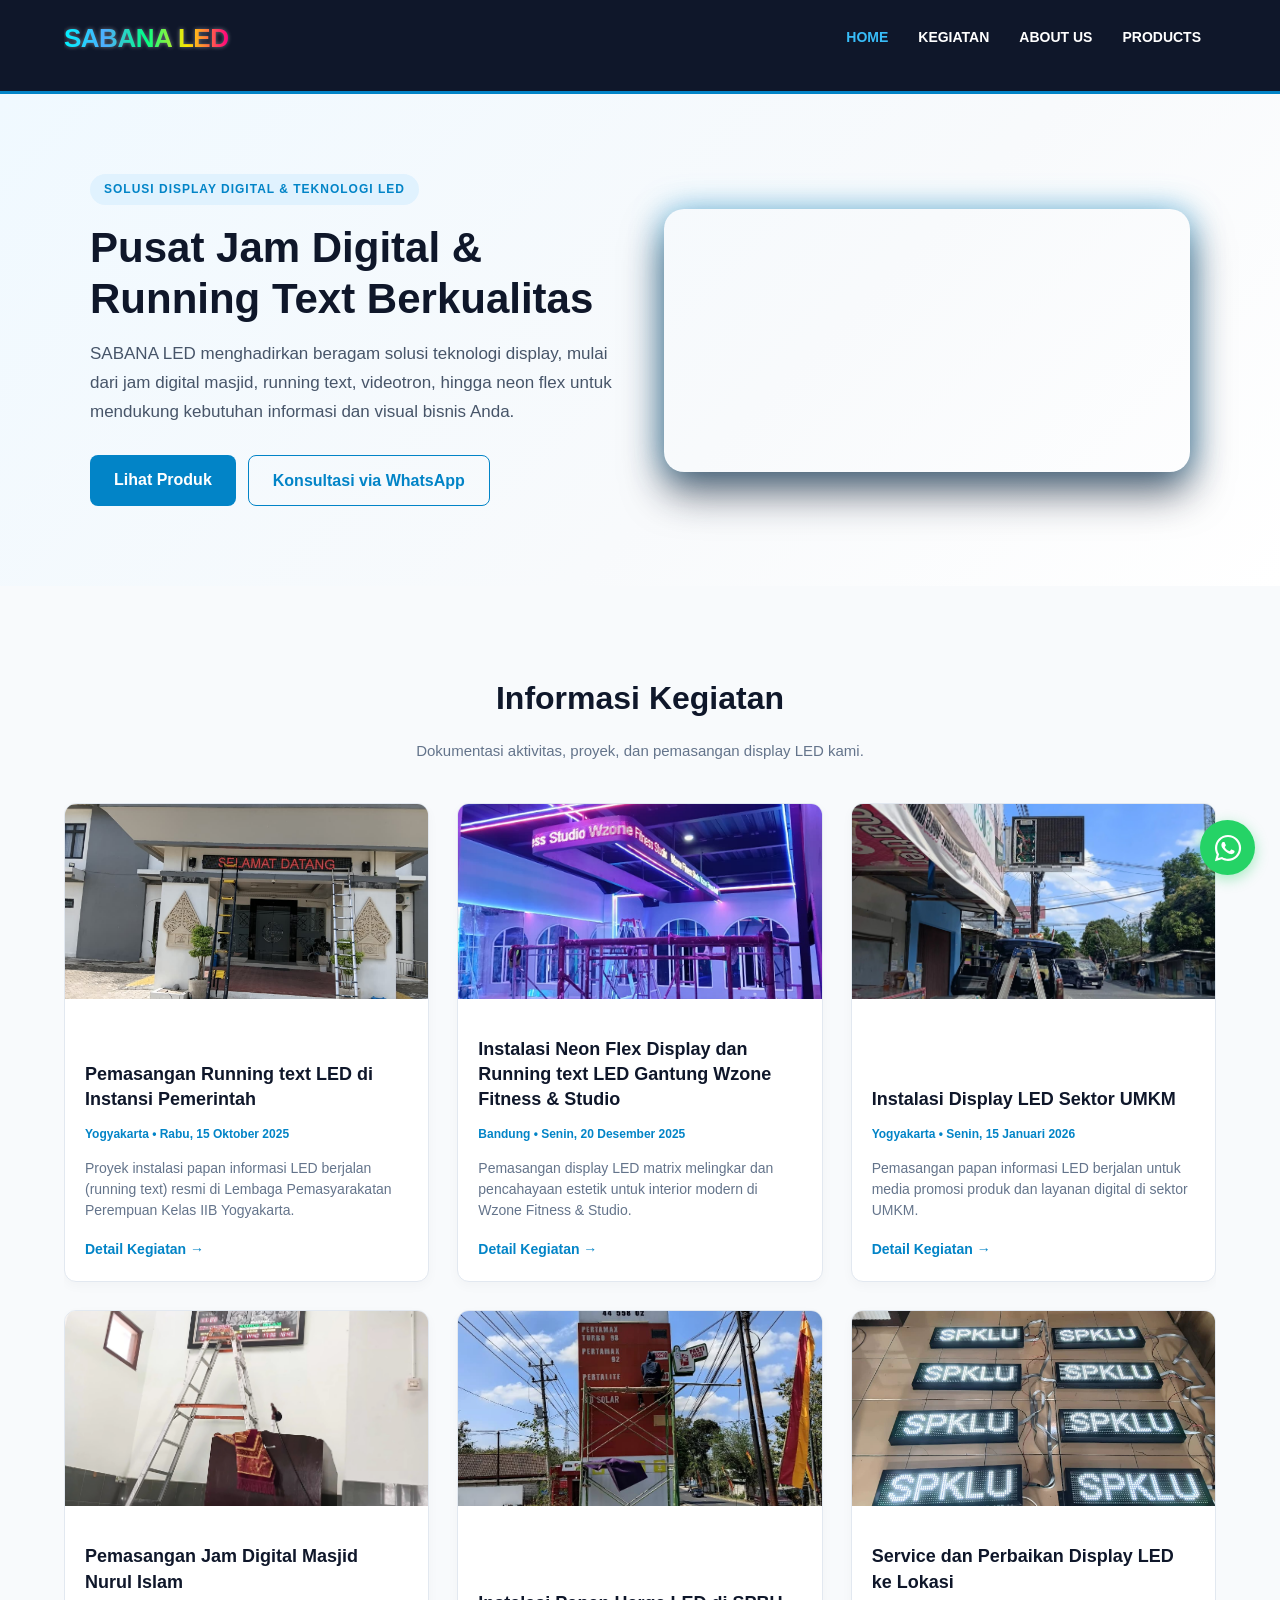
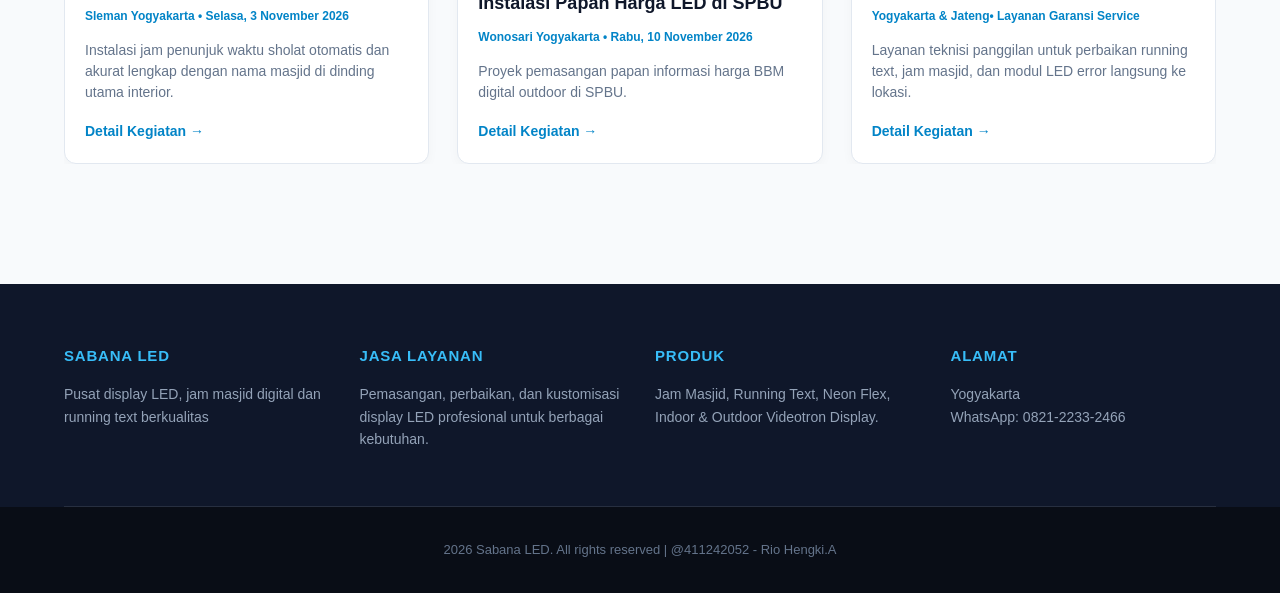
<file: index.html>
<!DOCTYPE html>
<html lang="id">
<head>
    <meta charset="utf-8">
    <meta name="viewport" content="width=device-width, initial-scale=1.0">
    <meta name="author" content="Rio">
    <title>Sabana LED | Home</title>

    <!-- Menghubungkan file CSS -->
    <link rel="stylesheet" href="./style.css">
</head>
<body>

    <!-- Header & Navigasi -->
    <header>
        <div class="container">
            <div id="branding">
                <h1><span class="highlight-led">SABANA LED</span></h1>
            </div>
            <nav>
                <ul>
                    <li class="current"><a href="index.html">Home</a></li>
                    <li><a href="#kegiatan">Kegiatan</a></li>
                    <li><a href="about.html">About Us</a></li>
                    <li><a href="services.html">Products</a></li>
                </ul>
            </nav>
        </div>

        <!-- Announcement Bar di Paling Atas -->
        <!--div id="announcement-bar">
            <div class="container announcement-content">
                <span><strong>SPECIAL PROMO AKHIR TAHUN:</strong> Free Ongkir untuk wilayah Yogyakarta & Jateng (s&k berlaku)</span>
                <span class="close-announcement" onclick="this.parentElement.parentElement.style.display='none';">&times;</span>
            </div>
        </div-->
    </header>

    <!-- Banner / Showcase -->
    <section id="showcase">
    <div class="showcase-wrap">
        <div class="showcase-text">
            <span class="badge">SOLUSI DISPLAY DIGITAL & TEKNOLOGI LED</span>
            <h1>Pusat Jam Digital &amp; Running Text Berkualitas</h1>
            <p>
                SABANA LED menghadirkan beragam solusi teknologi display,
                mulai dari jam digital masjid, running text, videotron, hingga 
                neon flex untuk mendukung kebutuhan informasi dan visual bisnis Anda.
            </p>
            <div class="showcase-actions">
                <a href="#products" class="btn-primary">Lihat Produk</a>
                <a href="https://wa.me/NOMORANDA" class="btn-outline">Konsultasi via WhatsApp</a>
            </div>
        </div>
        <div class="showcase-img">
            <video autoplay loop muted playsinline width="100%">
                <source src="./img/logo_gift.mp4" type="video/mp4">
            </video>
        </div>
    </div>
</section>
    <!-- Section Kegiatan (6 Kotak Grid: 3 Kolom x 2 Baris) -->
    <section id="kegiatan" class="kegiatan-section">
        <div class="container">
            <h2>Informasi Kegiatan</h2>
            <p class="subtitle">Dokumentasi aktivitas, proyek, dan pemasangan display LED kami.</p>

            <div class="kegiatan-grid">
                
                <!-- Kotak 1 -->
                <div class="card">
                    <div class="card-img">
                        <img src="./img/kegiatan1.jpeg" alt="Pemasangan Display LED di Instansi Pemerintah">
                    </div>
                    <div class="card-body">
                        <h3 class="card-title">Pemasangan Running text LED di Instansi Pemerintah</h3>
                        <p class="card-meta">Yogyakarta &bull; Rabu, 15 Oktober 2025</p>
                        <p class="card-desc">Proyek instalasi papan informasi LED berjalan (running text) resmi di Lembaga Pemasyarakatan Perempuan Kelas IIB Yogyakarta.</p>
                        <a href="detail-kegiatan1.html" class="card-link">Detail Kegiatan &rarr;</a>
                    </div>
                </div>

                <!-- Kotak 2 -->
                <div class="card">
                    <div class="card-img">
                        <img src="./img/kegiatan 2b.jpeg" alt="Pemasangan LED di Wzone Fitness Studio">
                    </div>
                    <div class="card-body">
                        <h3 class="card-title">Instalasi Neon Flex Display dan Running text LED Gantung Wzone Fitness & Studio</h3>
                        <p class="card-meta">Bandung &bull; Senin, 20 Desember 2025</p>
                        <p class="card-desc">Pemasangan display LED matrix melingkar dan pencahayaan estetik untuk interior modern di Wzone Fitness & Studio.</p>
                        <a href="detail-kegiatan2.html" class="card-link">Detail Kegiatan &rarr;</a>
                    </div>
                </div>

                <!-- Kotak 3 -->
                <div class="card">
                    <div class="card-img">
                        <img src="./img/kegiatan3a.jpeg" alt="Pemasangan Display LED sektor UMKM">
                    </div>
                    <div class="card-body">
                        <h3 class="card-title">Instalasi Display LED Sektor UMKM</h3>
                        <p class="card-meta">Yogyakarta &bull; Senin, 15 Januari 2026</p>
                        <p class="card-desc">Pemasangan papan informasi LED berjalan untuk media promosi produk dan layanan digital di sektor UMKM.</p>
                        <a href="detail-kegiatan3.html" class="card-link">Detail Kegiatan &rarr;</a>
                    </div>
                </div>

                <!-- Kotak 4 -->
                <div class="card">
                    <div class="card-img">
                        <img src="./img/kegiatan4.jpeg" alt="Pemasangan Jam Digital Masjid Nurul Islam">
                    </div>
                    <div class="card-body">
                        <h3 class="card-title">Pemasangan Jam Digital Masjid Nurul Islam</h3>
                        <p class="card-meta">Sleman Yogyakarta &bull; Selasa, 3 November 2026</p>
                        <p class="card-desc">Instalasi jam penunjuk waktu sholat otomatis dan akurat lengkap dengan nama masjid di dinding utama interior.</p>
                        <a href="detail-kegiatan4.html" class="card-link">Detail Kegiatan &rarr;</a>
                    </div>
                </div>

                <!-- Kotak 5 -->
                <div class="card">
                    <div class="card-img">
                        <img src="./img/kegiatan5.jpeg" alt="Instalasi Papan Harga LED di SPBU Wonosari">
                    </div>
                    <div class="card-body">
                        <h3 class="card-title">Instalasi Papan Harga LED di SPBU</h3>
                        <p class="card-meta">Wonosari Yogyakarta &bull; Rabu, 10 November 2026</p>
                        <p class="card-desc">Proyek pemasangan papan informasi harga BBM digital outdoor di SPBU.</p>
                        <a href="detail-kegiatan5.html" class="card-link">Detail Kegiatan &rarr;</a>
                    </div>
                </div>

                <!-- Kotak 6 -->
                <div class="card">
                    <div class="card-img">
                        <img src="./img/kegiatan6.jpeg" alt="Kegiatan Sabana LED">
                    </div>
                    <div class="card-body">
                        <h3 class="card-title">Service dan Perbaikan Display LED ke Lokasi</h3>
                        <p class="card-meta">Yogyakarta & Jateng&bull; Layanan Garansi Service </p>
                        <p class="card-desc">Layanan teknisi panggilan untuk perbaikan running text, jam masjid, dan modul LED error langsung ke lokasi.</p>
                        <a href="detail-kegiatan6.html" class="card-link">Detail Kegiatan &rarr;</a>
                    </div>
                </div>

            </div>
        </div>
    </section>

    <!-- Footer Profesional Berkolom (Sesuai Desain Wireframe) -->
    <!-- Footer -->
    <footer>
        <div class="container footer-container">
            <div class="footer-col">
                <h3>SABANA LED</h3>
                <p>Pusat display LED, jam masjid digital dan running text berkualitas</p>
            </div>
            <div class="footer-col">
                <h3>JASA LAYANAN</h3>
                <p>Pemasangan, perbaikan, dan kustomisasi display LED profesional untuk berbagai kebutuhan.</p>
            </div>
            <div class="footer-col">
                <h3>PRODUK</h3>
                <p>Jam Masjid, Running Text, Neon Flex, Indoor & Outdoor Videotron Display.</p>
            </div>
            <div class="footer-col">
                <h3>ALAMAT</h3>
                <p>Yogyakarta<br>WhatsApp: 0821-2233-2466</p>
            </div>
        </div>
        <div class="footer-bottom">
            <p>2026 Sabana LED. All rights reserved | @411242052 - Rio Hengki.A</p>
        </div>
    </footer>

    <!-- Tombol WhatsApp Mengambang (Floating WA) -->
    <a href="https://wa.me/6282122332466?text=Halo%20Sabana%20LED,%20saya%20tertarik%20dengan%20produknya" class="floating-wa" target="_blank" title="Hubungi Kami via WhatsApp">
        <svg xmlns="http://www.w3.org/2000/svg" viewBox="0 0 448 512"><path fill="#ffffff" d="M380.9 97.1C339 55.1 283.2 32 223.9 32c-122.4 0-222 99.6-222 222 0 39.1 10.2 77.3 29.6 111L0 480l117.7-30.9c32.4 17.7 68.9 27 106.1 27h.1c122.3 0 224.1-99.6 224.1-222 0-59.3-25.2-115-67.1-157zm-157 341.6c-33.2 0-65.7-8.9-94-25.7l-6.7-4-69.8 18.3L72 359.2l-4.4-7c-18.5-29.4-28.2-63.3-28.2-98.2 0-101.7 82.8-184.5 184.6-184.5 49.3 0 95.6 19.2 130.4 54.1 34.8 34.9 56.2 81.2 56.1 130.5 0 101.8-84.9 184.6-186.6 184.6zm101.2-138.2c-5.5-2.8-32.8-16.2-37.9-18.1-5.1-1.9-8.8-2.8-12.5 2.8-3.7 5.6-14.3 18.1-17.6 21.8-3.2 3.7-6.5 4.2-12 1.4-32.6-16.3-54-29.1-75.5-66-5.7-9.8 5.7-9.1 16.3-30.3 1.8-3.7.9-6.9-.5-9.7-1.4-2.8-12.5-30.1-17.1-41.2-4.5-10.8-9.1-9.3-12.5-9.5-3.2-.2-6.9-.2-10.6-.2-3.7 0-9.7 1.4-14.8 6.9-5.1 5.6-19.4 19-19.4 46.3 0 27.3 19.9 53.7 22.6 57.4 2.8 3.7 39.1 59.7 94.8 83.8 35.2 15.2 49 16.6 66.4 14 10.7-1.6 32.8-13.4 37.4-26.4 4.6-13 4.6-24.1 3.2-26.4-1.3-2.5-5-3.9-10.5-6.6z"/></svg>
    </a>

</body>
</html>
</file>
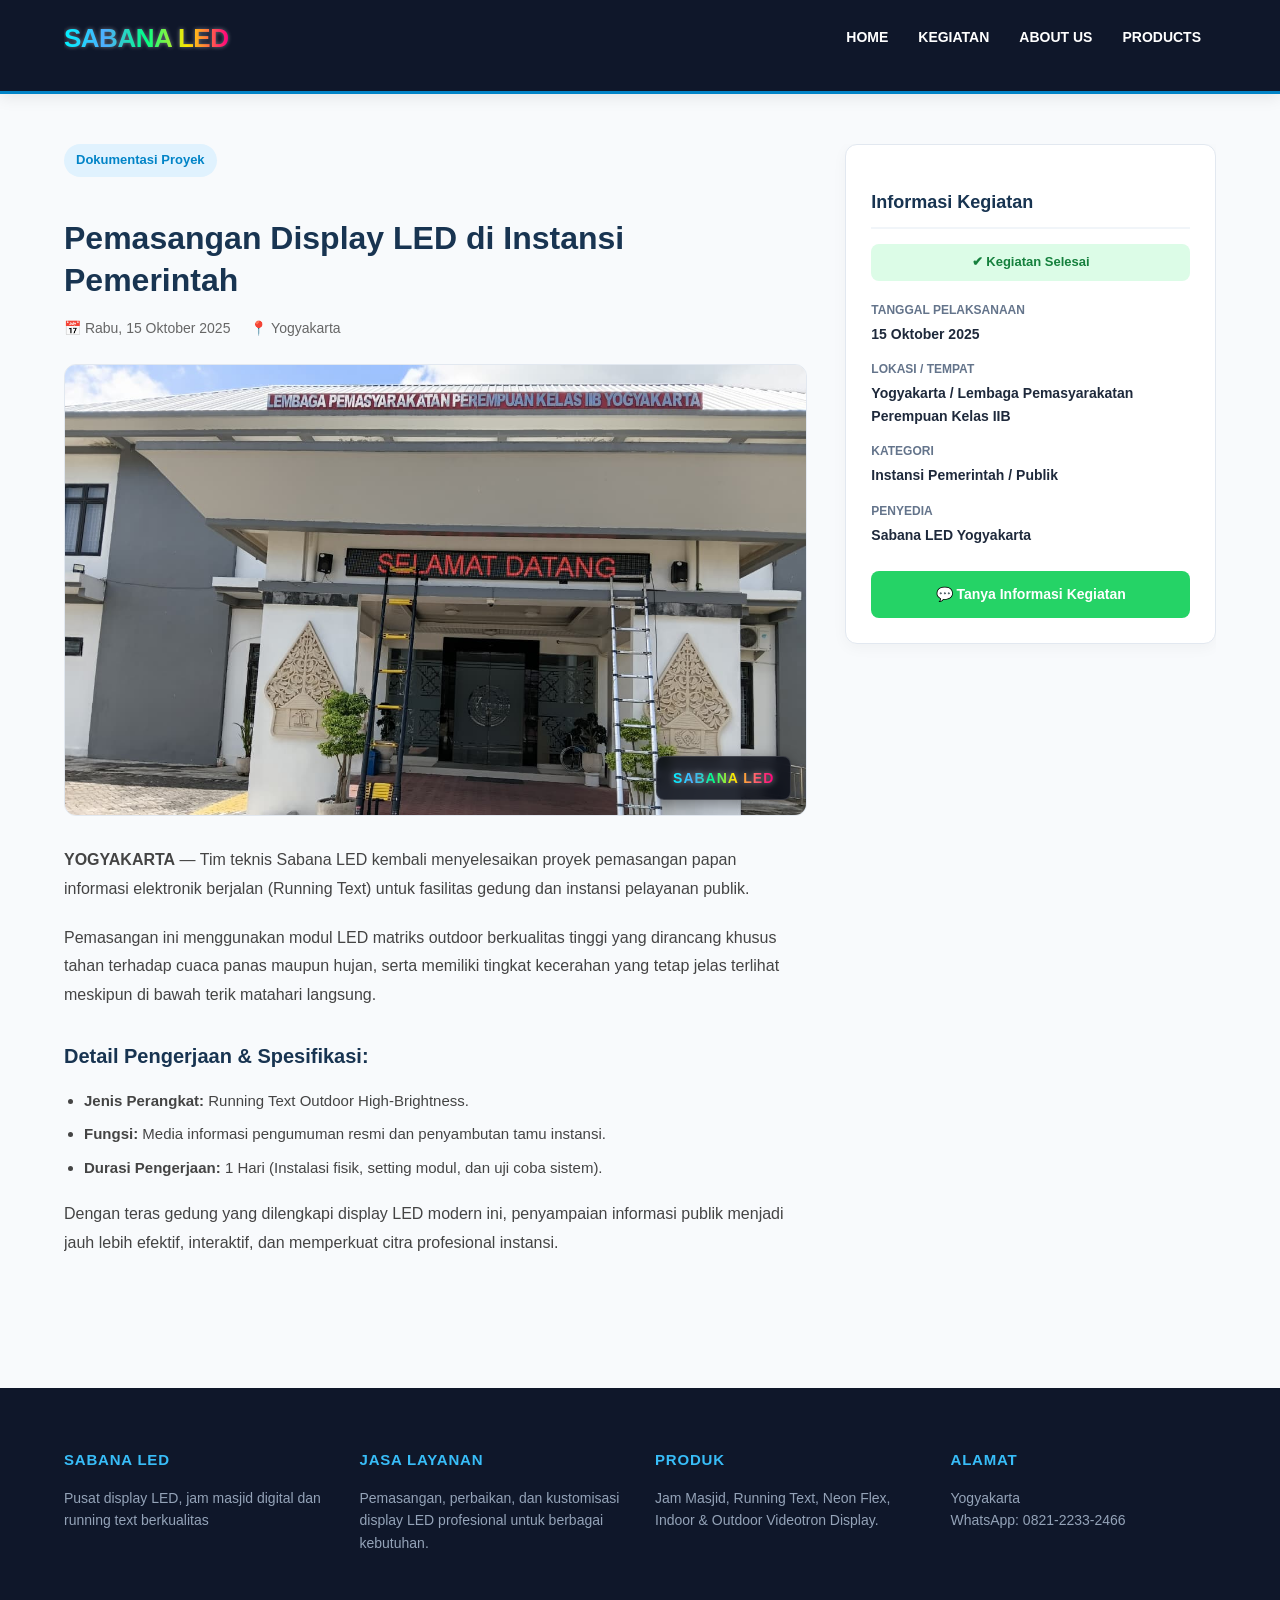
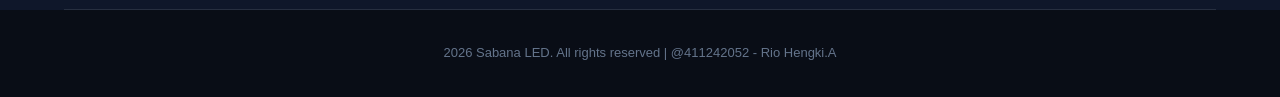
<file: detail-kegiatan1.html>
<!DOCTYPE html>
<html lang="id">
<head>
    <meta charset="utf-8">
    <meta name="viewport" content="width=device-width, initial-scale=1.0">
    <meta name="author" content="Rio">
    <title>Pemasangan Display LED di Instansi Pemerintah</title>

    <!-- Menghubungkan file CSS utama dan css detail1-->
    <link rel="stylesheet" href="./style.css">
    <link rel="stylesheet" href="./style-detail1.css">
</head>
<body>

    <!-- Header & Navigasi -->
    <header>
        <div class="container">
            <div id="branding">
                <h1><span class="highlight-led">SABANA LED</span></h1>
            </div>
            <nav>
                <ul>
                    <li><a href="index.html">Home</a></li>
                    <li><a href="index.html#kegiatan">Kegiatan</a></li>
                    <li><a href="about.html">About Us</a></li>
                    <li><a href="services.html">Products</a></li>
                </ul>
            </nav>
        </div>
    </header>

    <!-- Bagian Konten Detail (Layout 2 Kolom: Artikel & Sidebar) -->
    <section class="detail-section">
        <div class="container detail-wrapper">
            
            <!-- Kolom Kiri: Judul, Gambar Utama, & Artikel Lengkap -->
            <div class="detail-main">
                <span class="badge-kategori">Dokumentasi Proyek</span>
                <h1>Pemasangan Display LED di Instansi Pemerintah</h1>
                
                <div class="detail-meta-info">
                    <span>📅 Rabu, 15 Oktober 2025</span>
                    <span>📍 Yogyakarta</span>
                </div>

                <!-- Gambar Utama Kegiatan -->
                <div class="detail-img-box">
                    <img src="./img/kegiatan1.jpeg" alt="Pemasangan Display LED di Instansi Pemerintah">
                    <!-- Watermark Logo di Pojok Kanan Bawah -->
                    <div class="image-watermark">
                        <span class="watermark-brand">SABANA LED</span>
                    </div>
                </div>

                <!-- Paragraf Penjelasan Lengkap -->
                <div class="detail-article">
                    <p><strong>YOGYAKARTA</strong> — Tim teknis Sabana LED kembali menyelesaikan proyek pemasangan papan informasi elektronik berjalan (Running Text) untuk fasilitas gedung dan instansi pelayanan publik.</p>
                    
                    <p>Pemasangan ini menggunakan modul LED matriks outdoor berkualitas tinggi yang dirancang khusus tahan terhadap cuaca panas maupun hujan, serta memiliki tingkat kecerahan yang tetap jelas terlihat meskipun di bawah terik matahari langsung.</p>

                    <h3>Detail Pengerjaan & Spesifikasi:</h3>
                    <ul>
                        <li><strong>Jenis Perangkat:</strong> Running Text Outdoor High-Brightness.</li>
                        <li><strong>Fungsi:</strong> Media informasi pengumuman resmi dan penyambutan tamu instansi.</li>
                        <li><strong>Durasi Pengerjaan:</strong> 1 Hari (Instalasi fisik, setting modul, dan uji coba sistem).</li>
                    </ul>

                    <p>Dengan teras gedung yang dilengkapi display LED modern ini, penyampaian informasi publik menjadi jauh lebih efektif, interaktif, dan memperkuat citra profesional instansi.</p>
                </div>
            </div>

            <!-- Kolom Kanan: Sidebar Informasi Kegiatan (Mirip Referensi) -->
            <div class="detail-sidebar">
                <div class="sidebar-card">
                    <h3>Informasi Kegiatan</h3>
                    <div class="status-badge">✔ Kegiatan Selesai</div>
                    
                    <ul class="sidebar-info-list">
                        <li>
                            <strong>Tanggal Pelaksanaan</strong>
                            <span>15 Oktober 2025</span>
                        </li>
                        <li>
                            <strong>Lokasi / Tempat</strong>
                            <span>Yogyakarta / Lembaga Pemasyarakatan Perempuan Kelas IIB</span>
                        </li>
                        <li>
                            <strong>Kategori</strong>
                            <span>Instansi Pemerintah / Publik</span>
                        </li>
                        <li>
                            <strong>Penyedia</strong>
                            <span>Sabana LED Yogyakarta</span>
                        </li>
                    </ul>

                    <a href="https://wa.me/6282122332466?text=Halo%20Sabana%20LED,%20saya%20ingin%20konsultasi%20terkait%20pemasangan%20LED%20seperti%20proyek%20di%20instansi" class="btn-sidebar-wa" target="_blank">
                        💬 Tanya Informasi Kegiatan
                    </a>
                </div>
            </div>

        </div>
    </section>

    <!-- Footer Profesional 4 Kolom -->
    <footer>
        <div class="container footer-container">
            <div class="footer-col">
                <h3>SABANA LED</h3>
                <p>Pusat display LED, jam masjid digital dan running text berkualitas</p>
            </div>
            <div class="footer-col">
                <h3>JASA LAYANAN</h3>
                <p>Pemasangan, perbaikan, dan kustomisasi display LED profesional untuk berbagai kebutuhan.</p>
            </div>
            <div class="footer-col">
                <h3>PRODUK</h3>
                <p>Jam Masjid, Running Text, Neon Flex, Indoor & Outdoor Videotron Display.</p>
            </div>
            <div class="footer-col">
                <h3>ALAMAT</h3>
                <p>Yogyakarta<br>WhatsApp: 0821-2233-2466</p>
            </div>
        </div>
        <div class="footer-bottom">
            <p>2026 Sabana LED. All rights reserved | @411242052 - Rio Hengki.A</p>
        </div>
    </footer>

</body>
</html>
</file>
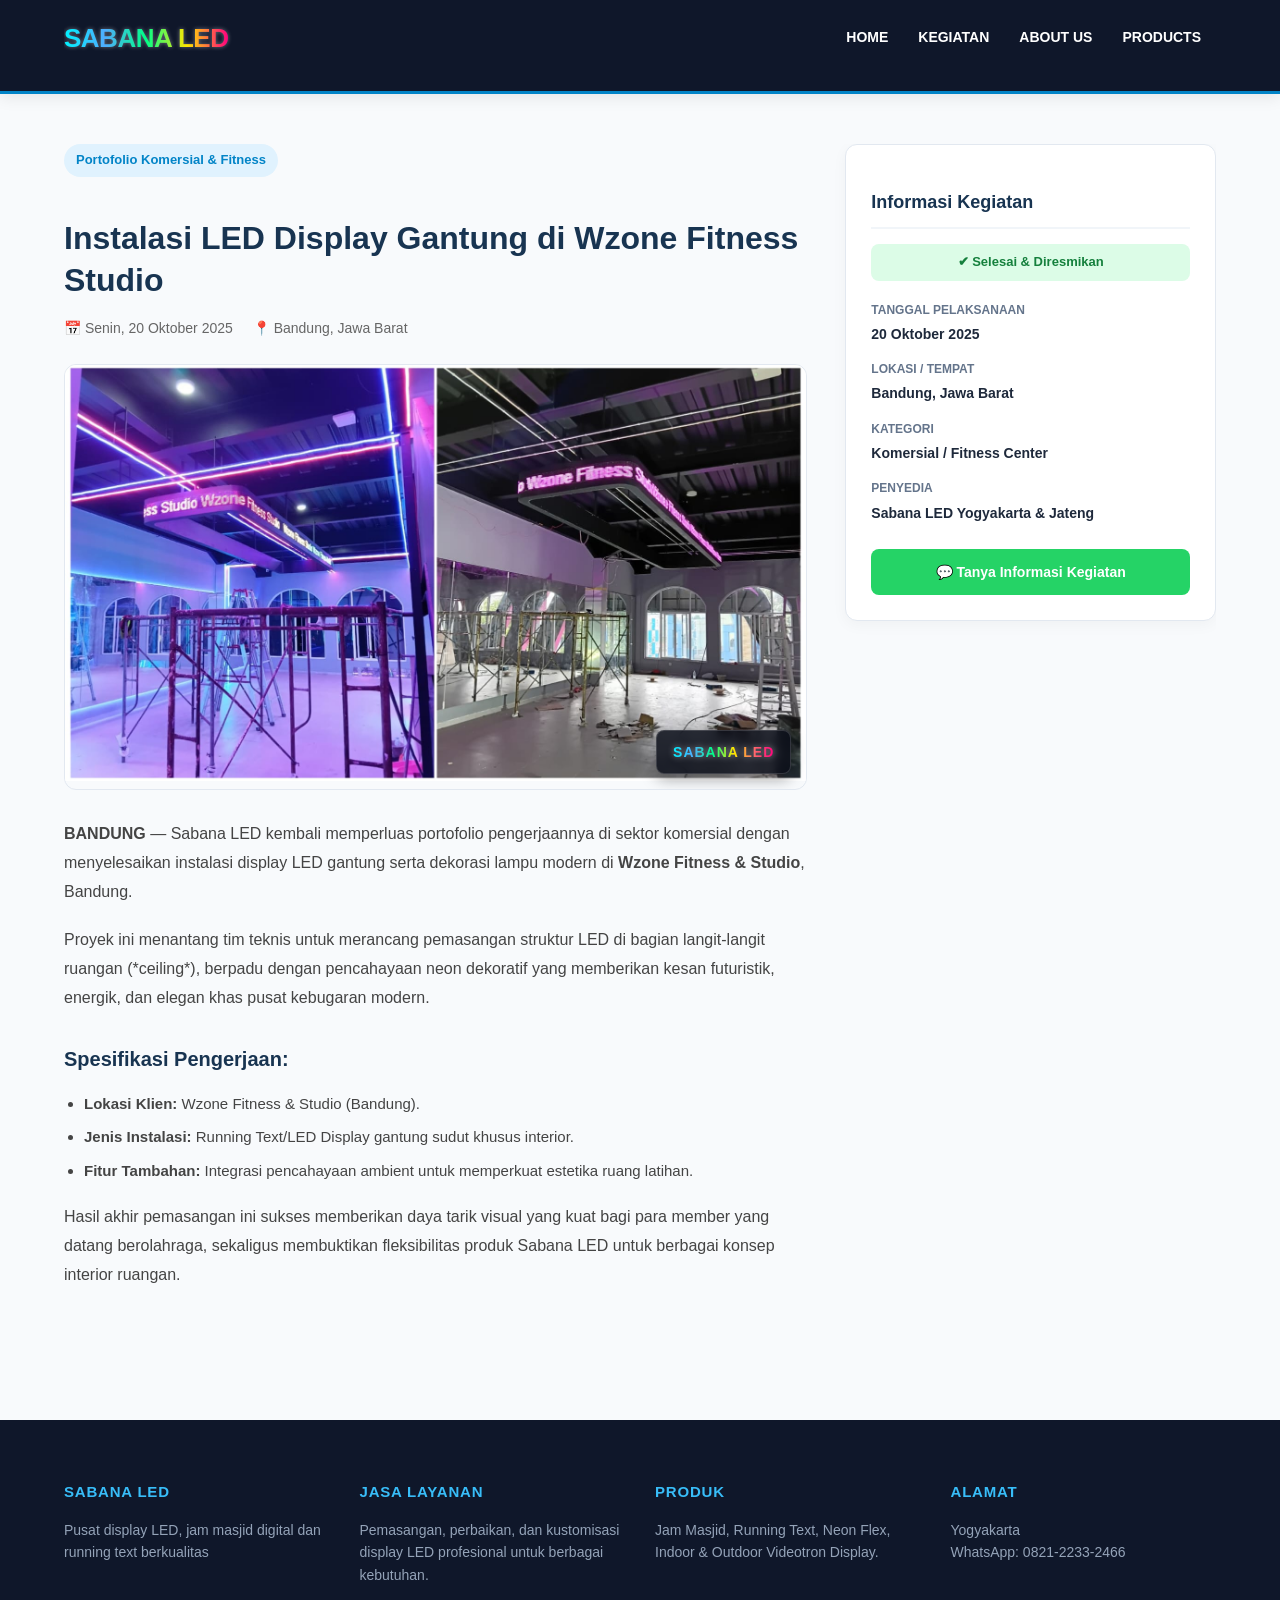
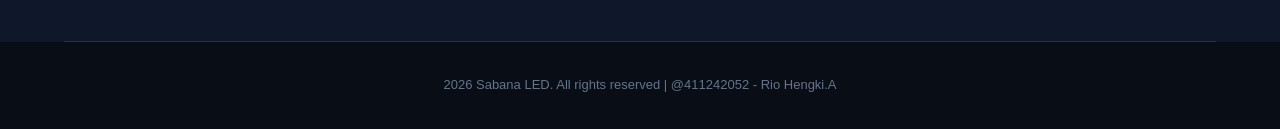
<file: detail-kegiatan2.html>
<!DOCTYPE html>
<html lang="id">
<head>
    <meta charset="utf-8">
    <meta name="viewport" content="width=device-width, initial-scale=1.0">
    <meta name="author" content="Rio">
    <title>Detail Kegiatan | Instalasi LED Display Wzone Fitness - Sabana LED</title>

    <!-- Menghubungkan file CSS -->
    <link rel="stylesheet" href="./style.css">
    <link rel="stylesheet" href="./style-detail1.css">
</head>
<body>

    <!-- Header & Navigasi -->
    <header>
        <div class="container">
            <div id="branding">
                <h1><span class="highlight-led">SABANA LED</span></h1>
            </div>
            <nav>
                <ul>
                    <li><a href="index.html">Home</a></li>
                    <li><a href="index.html#kegiatan">Kegiatan</a></li>
                    <li><a href="about.html">About Us</a></li>
                    <li><a href="services.html">Products</a></li>
                </ul>
            </nav>
        </div>
    </header>

    <!-- Bagian Konten Detail -->
    <section class="detail-section">
        <div class="container detail-wrapper">
            
            <!-- Kolom Kiri: Artikel Utama -->
            <div class="detail-main">
                <span class="badge-kategori">Portofolio Komersial & Fitness</span>
                <h1>Instalasi LED Display Gantung di Wzone Fitness Studio</h1>
                
                <div class="detail-meta-info">
                    <span>📅 Senin, 20 Oktober 2025</span>
                    <span>📍 Bandung, Jawa Barat</span>
                </div>

                <!-- Gambar Utama Kegiatan -->
                <div class="detail-img-box">
                    <img src="./img/kegiatan2c.jpeg" alt="Instalasi LED Wzone Fitness">
                    <!-- Watermark Logo di Pojok Kanan Bawah -->
                    <div class="image-watermark">
                        <span class="watermark-brand">SABANA LED</span>
                    </div>
                </div>

                <!-- Paragraf Penjelasan -->
                <div class="detail-article">
                    <p><strong>BANDUNG</strong> — Sabana LED kembali memperluas portofolio pengerjaannya di sektor komersial dengan menyelesaikan instalasi display LED gantung serta dekorasi lampu modern di <strong>Wzone Fitness & Studio</strong>, Bandung.</p>
                    
                    <p>Proyek ini menantang tim teknis untuk merancang pemasangan struktur LED di bagian langit-langit ruangan (*ceiling*), berpadu dengan pencahayaan neon dekoratif yang memberikan kesan futuristik, energik, dan elegan khas pusat kebugaran modern.</p>

                    <h3>Spesifikasi Pengerjaan:</h3>
                    <ul>
                        <li><strong>Lokasi Klien:</strong> Wzone Fitness & Studio (Bandung).</li>
                        <li><strong>Jenis Instalasi:</strong> Running Text/LED Display gantung sudut khusus interior.</li>
                        <li><strong>Fitur Tambahan:</strong> Integrasi pencahayaan ambient untuk memperkuat estetika ruang latihan.</li>
                    </ul>

                    <p>Hasil akhir pemasangan ini sukses memberikan daya tarik visual yang kuat bagi para member yang datang berolahraga, sekaligus membuktikan fleksibilitas produk Sabana LED untuk berbagai konsep interior ruangan.</p>
                </div>
            </div>

            <!-- Kolom Kanan: Sidebar Informasi -->
            <div class="detail-sidebar">
                <div class="sidebar-card">
                    <h3>Informasi Kegiatan</h3>
                    <div class="status-badge">✔ Selesai & Diresmikan</div>
                    
                    <ul class="sidebar-info-list">
                        <li>
                            <strong>Tanggal Pelaksanaan</strong>
                            <span>20 Oktober 2025</span>
                        </li>
                        <li>
                            <strong>Lokasi / Tempat</strong>
                            <span>Bandung, Jawa Barat</span>
                        </li>
                        <li>
                            <strong>Kategori</strong>
                            <span>Komersial / Fitness Center</span>
                        </li>
                        <li>
                            <strong>Penyedia</strong>
                            <span>Sabana LED Yogyakarta & Jateng</span>
                        </li>
                    </ul>

                    <a href="https://wa.me/6282122332466?text=Halo%20Sabana%20LED,%20saya%20tertarik%20konsultasi%20pemasangan%20LED%20untuk%20interior%20usaha" class="btn-sidebar-wa" target="_blank">
                        💬 Tanya Informasi Kegiatan
                    </a>
                </div>
            </div>

        </div>
    </section>

    <!-- Footer -->
    <footer>
        <div class="container footer-container">
            <div class="footer-col">
                <h3>SABANA LED</h3>
                <p>Pusat display LED, jam masjid digital dan running text berkualitas</p>
            </div>
            <div class="footer-col">
                <h3>JASA LAYANAN</h3>
                <p>Pemasangan, perbaikan, dan kustomisasi display LED profesional untuk berbagai kebutuhan.</p>
            </div>
            <div class="footer-col">
                <h3>PRODUK</h3>
                <p>Jam Masjid, Running Text, Neon Flex, Indoor & Outdoor Videotron Display.</p>
            </div>
            <div class="footer-col">
                <h3>ALAMAT</h3>
                <p>Yogyakarta<br>WhatsApp: 0821-2233-2466</p>
            </div>
        </div>
        <div class="footer-bottom">
            <p>2026 Sabana LED. All rights reserved | @411242052 - Rio Hengki.A</p>
        </div>
    </footer>

</body>
</html>
</file>
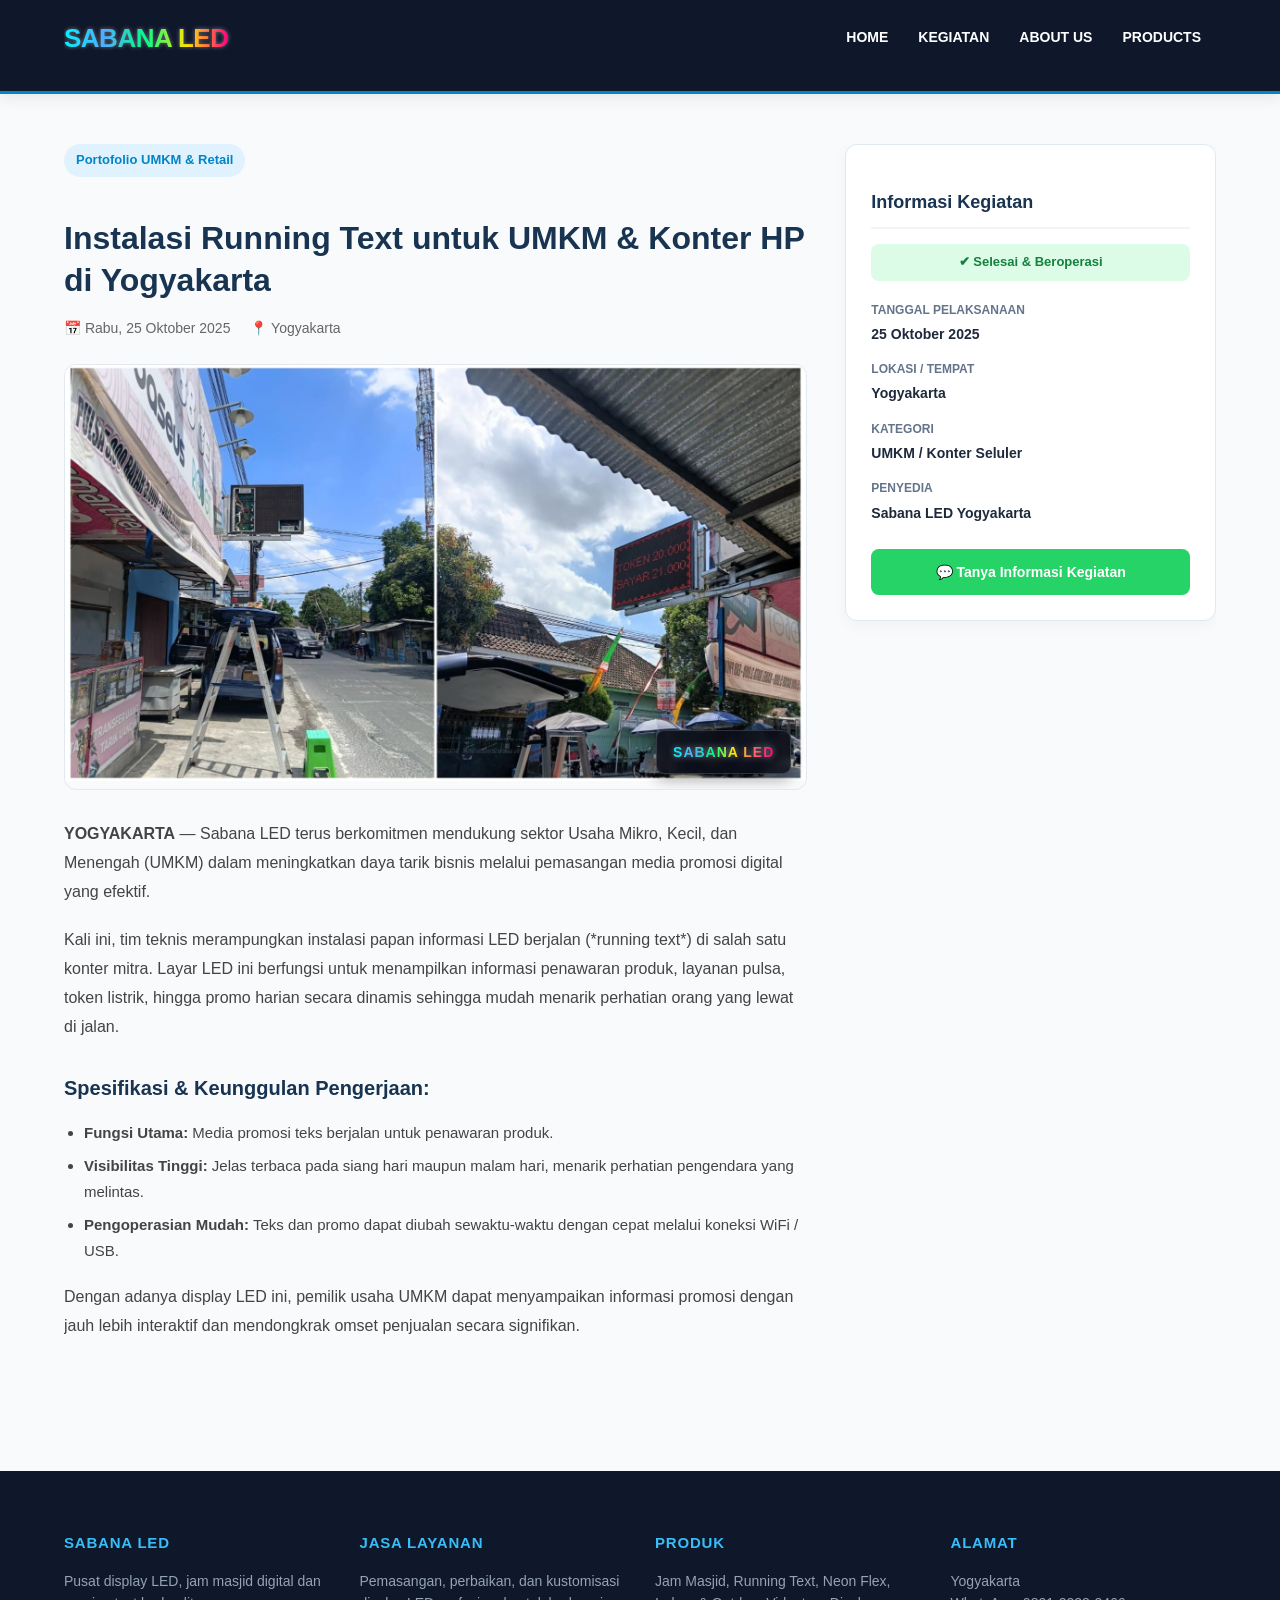
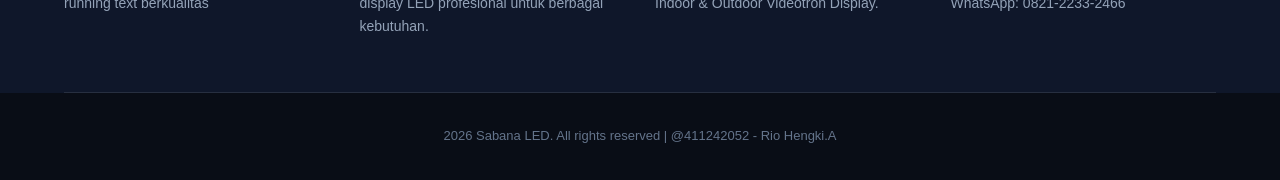
<file: detail-kegiatan3.html>
<!DOCTYPE html>
<html lang="id">
<head>
    <meta charset="utf-8">
    <meta name="viewport" content="width=device-width, initial-scale=1.0">
    <meta name="author" content="Rio">
    <title>Detail Kegiatan | Instalasi Running Text UMKM & Konter HP - Sabana LED</title>

    <!-- Menghubungkan file CSS -->
    <link rel="stylesheet" href="./style.css">
    <link rel="stylesheet" href="./style-detail1.css">
</head>
<body>

    <!-- Header & Navigasi -->
    <header>
        <div class="container">
            <div id="branding">
                <h1><span class="highlight-led">SABANA LED</span></h1>
            </div>
            <nav>
                <ul>
                    <li><a href="index.html">Home</a></li>
                    <li><a href="index.html#kegiatan">Kegiatan</a></li>
                    <li><a href="about.html">About Us</a></li>
                    <li><a href="services.html">Products</a></li>
                </ul>
            </nav>
        </div>
    </header>

    <!-- Bagian Konten Detail -->
    <section class="detail-section">
        <div class="container detail-wrapper">
            
            <!-- Kolom Kiri: Artikel Utama -->
            <div class="detail-main">
                <span class="badge-kategori">Portofolio UMKM & Retail</span>
                <h1>Instalasi Running Text untuk UMKM & Konter HP di Yogyakarta</h1>
                
                <div class="detail-meta-info">
                    <span>📅 Rabu, 25 Oktober 2025</span>
                    <span>📍 Yogyakarta</span>
                </div>

                <!-- Gambar Utama Kegiatan dengan Watermark Logo LED -->
                <div class="detail-img-box">
                    <img src="./img/kegiatan3b.jpeg" alt="Instalasi Running Text UMKM Konter HP">
                    
                    <!-- Watermark Logo Efek LED di Pojok Kanan Bawah -->
                    <div class="image-watermark">
                        <span class="watermark-brand">SABANA LED</span>
                    </div>
                </div>

                <!-- Paragraf Penjelasan -->
                <div class="detail-article">
                    <p><strong>YOGYAKARTA</strong> — Sabana LED terus berkomitmen mendukung sektor Usaha Mikro, Kecil, 
                        dan Menengah (UMKM) dalam meningkatkan daya tarik bisnis melalui pemasangan media promosi digital yang efektif.</p>
                    
                    <p>Kali ini, tim teknis merampungkan instalasi papan informasi LED berjalan (*running text*) di salah satu konter mitra. 
                        Layar LED ini berfungsi untuk menampilkan informasi penawaran produk, layanan pulsa, token listrik, 
                        hingga promo harian secara dinamis sehingga mudah menarik perhatian orang yang lewat di jalan.</p>

                    <h3>Spesifikasi & Keunggulan Pengerjaan:</h3>
                    <ul>
                        <li><strong>Fungsi Utama:</strong> Media promosi teks berjalan untuk penawaran produk.</li>
                        <li><strong>Visibilitas Tinggi:</strong> Jelas terbaca pada siang hari maupun malam hari, menarik perhatian pengendara yang melintas.</li>
                        <li><strong>Pengoperasian Mudah:</strong> Teks dan promo dapat diubah sewaktu-waktu dengan cepat melalui koneksi WiFi / USB.</li>
                    </ul>

                    <p>Dengan adanya display LED ini, pemilik usaha UMKM dapat menyampaikan informasi promosi dengan jauh lebih interaktif dan mendongkrak omset penjualan secara signifikan.</p>
                </div>
            </div>

            <!-- Kolom Kanan: Sidebar Informasi -->
            <div class="detail-sidebar">
                <div class="sidebar-card">
                    <h3>Informasi Kegiatan</h3>
                    <div class="status-badge">✔ Selesai & Beroperasi</div>
                    
                    <ul class="sidebar-info-list">
                        <li>
                            <strong>Tanggal Pelaksanaan</strong>
                            <span>25 Oktober 2025</span>
                        </li>
                        <li>
                            <strong>Lokasi / Tempat</strong>
                            <span>Yogyakarta</span>
                        </li>
                        <li>
                            <strong>Kategori</strong>
                            <span>UMKM / Konter Seluler</span>
                        </li>
                        <li>
                            <strong>Penyedia</strong>
                            <span>Sabana LED Yogyakarta</span>
                        </li>
                    </ul>

                    <a href="https://wa.me/6282122332466?text=Halo%20Sabana%20LED,%20saya%20pemilik%20usaha%20ingin%20pasang%20running%20text%20untuk%20konter/toko" class="btn-sidebar-wa" target="_blank">
                        💬 Tanya Informasi Kegiatan
                    </a>
                </div>
            </div>

        </div>
    </section>

    <!-- Footer -->
    <footer>
        <div class="container footer-container">
            <div class="footer-col">
                <h3>SABANA LED</h3>
                <p>Pusat display LED, jam masjid digital dan running text berkualitas</p>
            </div>
            <div class="footer-col">
                <h3>JASA LAYANAN</h3>
                <p>Pemasangan, perbaikan, dan kustomisasi display LED profesional untuk berbagai kebutuhan.</p>
            </div>
            <div class="footer-col">
                <h3>PRODUK</h3>
                <p>Jam Masjid, Running Text, Neon Flex, Indoor & Outdoor Videotron Display.</p>
            </div>
            <div class="footer-col">
                <h3>ALAMAT</h3>
                <p>Yogyakarta<br>WhatsApp: 0821-2233-2466</p>
            </div>
        </div>
        <div class="footer-bottom">
            <p>2026 Sabana LED. All rights reserved | @411242052 - Rio Hengki.A</p>
        </div>
    </footer>

</body>
</html>
</file>
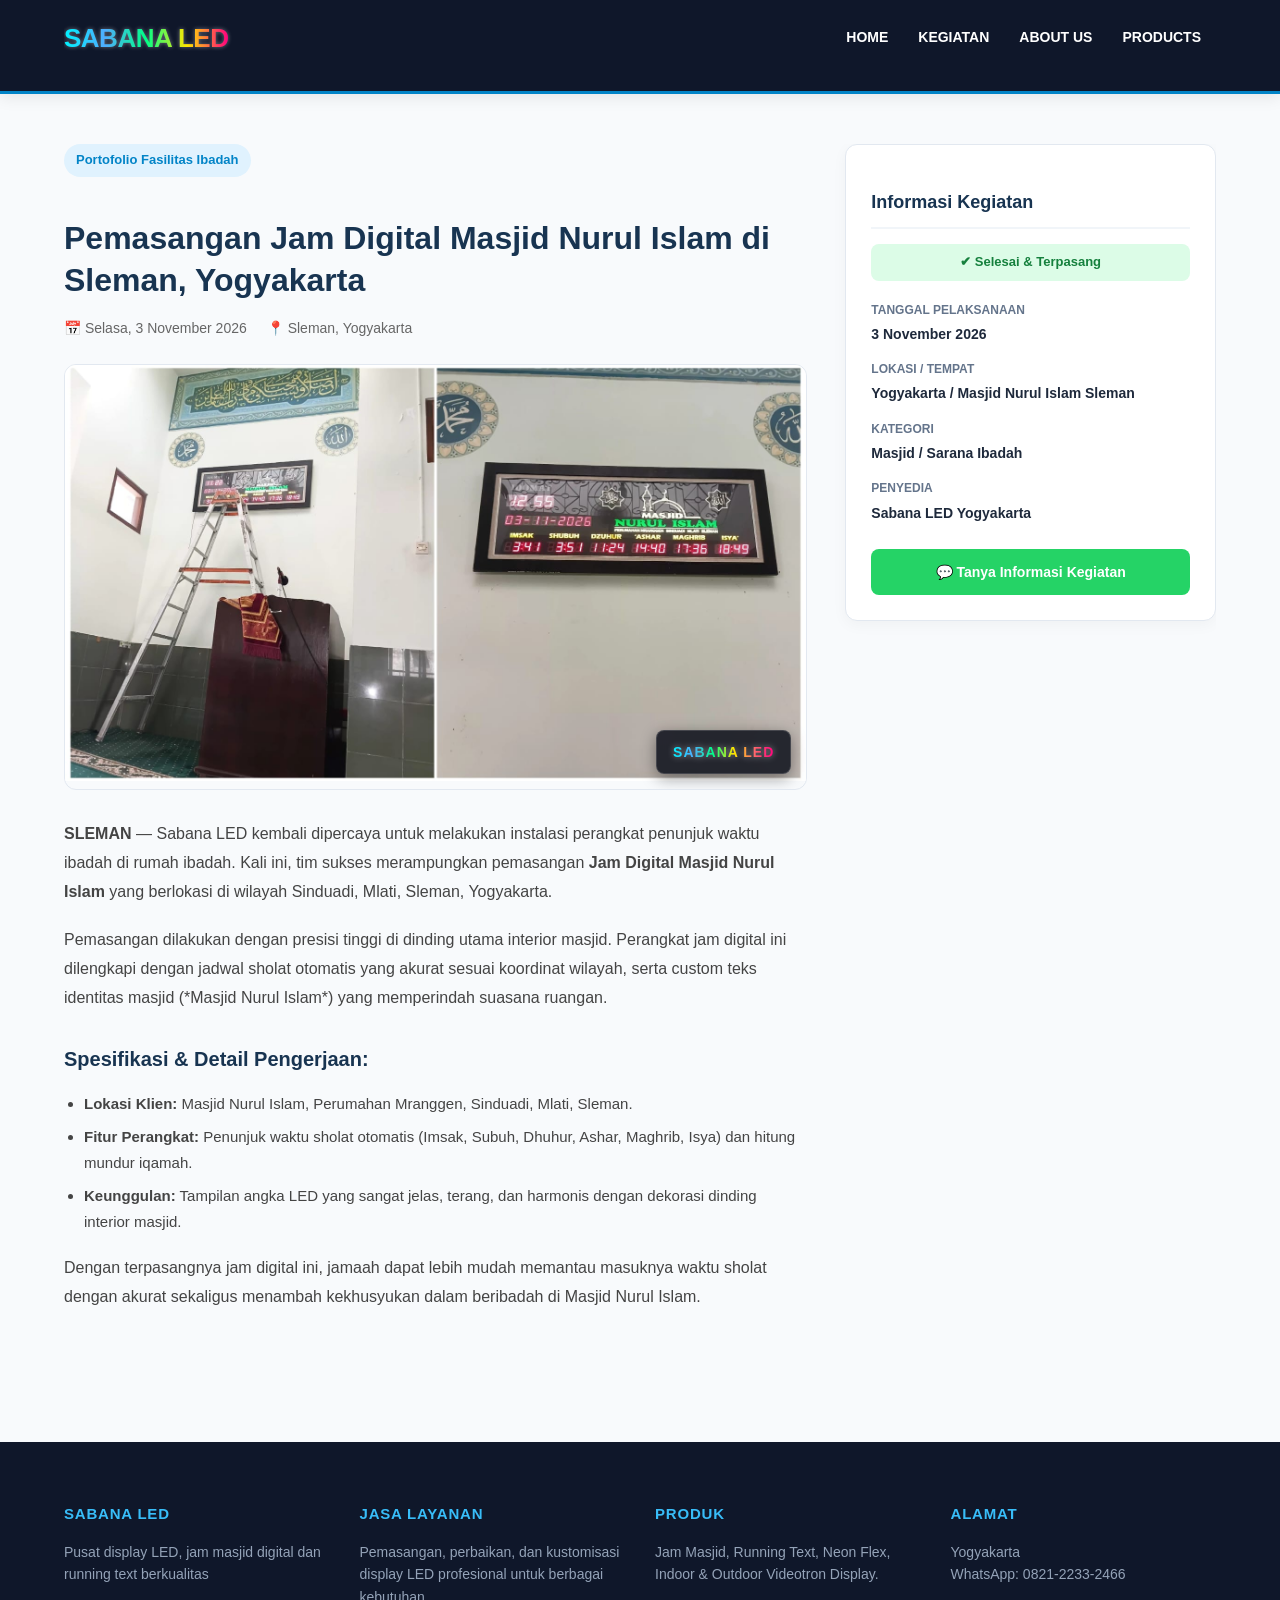
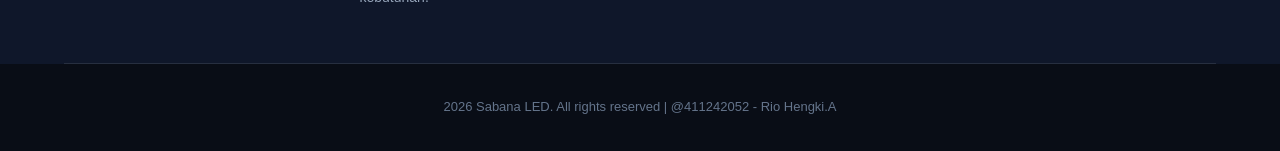
<file: detail-kegiatan4.html>
<!DOCTYPE html>
<html lang="id">
<head>
    <meta charset="utf-8">
    <meta name="viewport" content="width=device-width, initial-scale=1.0">
    <meta name="author" content="Rio">
    <title>Detail Kegiatan | Pemasangan Jam Digital Masjid Nurul Islam - Sabana LED</title>

    <!-- Menghubungkan file CSS -->
    <link rel="stylesheet" href="./style.css">
    <link rel="stylesheet" href="./style-detail1.css">
</head>
<body>

    <!-- Header & Navigasi -->
    <header>
        <div class="container">
            <div id="branding">
                <h1><span class="highlight-led">SABANA LED</span></h1>
            </div>
            <nav>
                <ul>
                    <li><a href="index.html">Home</a></li>
                    <li><a href="index.html#kegiatan">Kegiatan</a></li>
                    <li><a href="about.html">About Us</a></li>
                    <li><a href="services.html">Products</a></li>
                </ul>
            </nav>
        </div>
    </header>

    <!-- Bagian Konten Detail -->
    <section class="detail-section">
        <div class="container detail-wrapper">
            
            <!-- Kolom Kiri: Artikel Utama -->
            <div class="detail-main">
                <span class="badge-kategori">Portofolio Fasilitas Ibadah</span>
                <h1>Pemasangan Jam Digital Masjid Nurul Islam di Sleman, Yogyakarta</h1>
                
                <div class="detail-meta-info">
                    <span>📅 Selasa, 3 November 2026</span>
                    <span>📍 Sleman, Yogyakarta</span>
                </div>

                <!-- Gambar Utama Kegiatan dengan Watermark Logo LED -->
                <div class="detail-img-box">
                    <img src="./img/kegiatan4b.jpeg" alt="Pemasangan Jam Digital Masjid Nurul Islam">
                    
                    <!-- Watermark Logo Efek LED di Pojok Kanan Bawah -->
                    <div class="image-watermark">
                        <span class="watermark-brand">SABANA LED</span>
                    </div>
                </div>

                <!-- Paragraf Penjelasan -->
                <div class="detail-article">
                    <p><strong>SLEMAN</strong> — Sabana LED kembali dipercaya untuk melakukan instalasi perangkat penunjuk waktu ibadah di rumah ibadah. Kali ini, tim sukses merampungkan pemasangan <strong>Jam Digital Masjid Nurul Islam</strong> yang berlokasi di wilayah Sinduadi, Mlati, Sleman, Yogyakarta.</p>
                    
                    <p>Pemasangan dilakukan dengan presisi tinggi di dinding utama interior masjid. Perangkat jam digital ini dilengkapi dengan jadwal sholat otomatis yang akurat sesuai koordinat wilayah, serta custom teks identitas masjid (*Masjid Nurul Islam*) yang memperindah suasana ruangan.</p>

                    <h3>Spesifikasi & Detail Pengerjaan:</h3>
                    <ul>
                        <li><strong>Lokasi Klien:</strong> Masjid Nurul Islam, Perumahan Mranggen, Sinduadi, Mlati, Sleman.</li>
                        <li><strong>Fitur Perangkat:</strong> Penunjuk waktu sholat otomatis (Imsak, Subuh, Dhuhur, Ashar, Maghrib, Isya) dan hitung mundur iqamah.</li>
                        <li><strong>Keunggulan:</strong> Tampilan angka LED yang sangat jelas, terang, dan harmonis dengan dekorasi dinding interior masjid.</li>
                    </ul>

                    <p>Dengan terpasangnya jam digital ini, jamaah dapat lebih mudah memantau masuknya waktu sholat dengan akurat sekaligus menambah kekhusyukan dalam beribadah di Masjid Nurul Islam.</p>
                </div>
            </div>

            <!-- Kolom Kanan: Sidebar Informasi -->
            <div class="detail-sidebar">
                <div class="sidebar-card">
                    <h3>Informasi Kegiatan</h3>
                    <div class="status-badge">✔ Selesai & Terpasang</div>
                    
                    <ul class="sidebar-info-list">
                        <li>
                            <strong>Tanggal Pelaksanaan</strong>
                            <span>3 November 2026</span>
                        </li>
                        <li>
                            <strong>Lokasi / Tempat</strong>
                            <span>Yogyakarta / Masjid Nurul Islam Sleman</span>
                        </li>
                        <li>
                            <strong>Kategori</strong>
                            <span>Masjid / Sarana Ibadah</span>
                        </li>
                        <li>
                            <strong>Penyedia</strong>
                            <span>Sabana LED Yogyakarta</span>
                        </li>
                    </ul>

                    <a href="https://wa.me/6282122332466?text=Halo%20Sabana%20LED,%20saya%20ingin%20konsultasi%20pemasangan%20jam%20digital%20untuk%20masjid/mushola" class="btn-sidebar-wa" target="_blank">
                        💬 Tanya Informasi Kegiatan
                    </a>
                </div>
            </div>

        </div>
    </section>

    <!-- Footer -->
    <footer>
        <div class="container footer-container">
            <div class="footer-col">
                <h3>SABANA LED</h3>
                <p>Pusat display LED, jam masjid digital dan running text berkualitas</p>
            </div>
            <div class="footer-col">
                <h3>JASA LAYANAN</h3>
                <p>Pemasangan, perbaikan, dan kustomisasi display LED profesional untuk berbagai kebutuhan.</p>
            </div>
            <div class="footer-col">
                <h3>PRODUK</h3>
                <p>Jam Masjid, Running Text, Neon Flex, Indoor & Outdoor Videotron Display.</p>
            </div>
            <div class="footer-col">
                <h3>ALAMAT</h3>
                <p>Yogyakarta<br>WhatsApp: 0821-2233-2466</p>
            </div>
        </div>
        <div class="footer-bottom">
            <p>2026 Sabana LED. All rights reserved | @411242052 - Rio Hengki.A</p>
        </div>
    </footer>

</body>
</html>
</file>
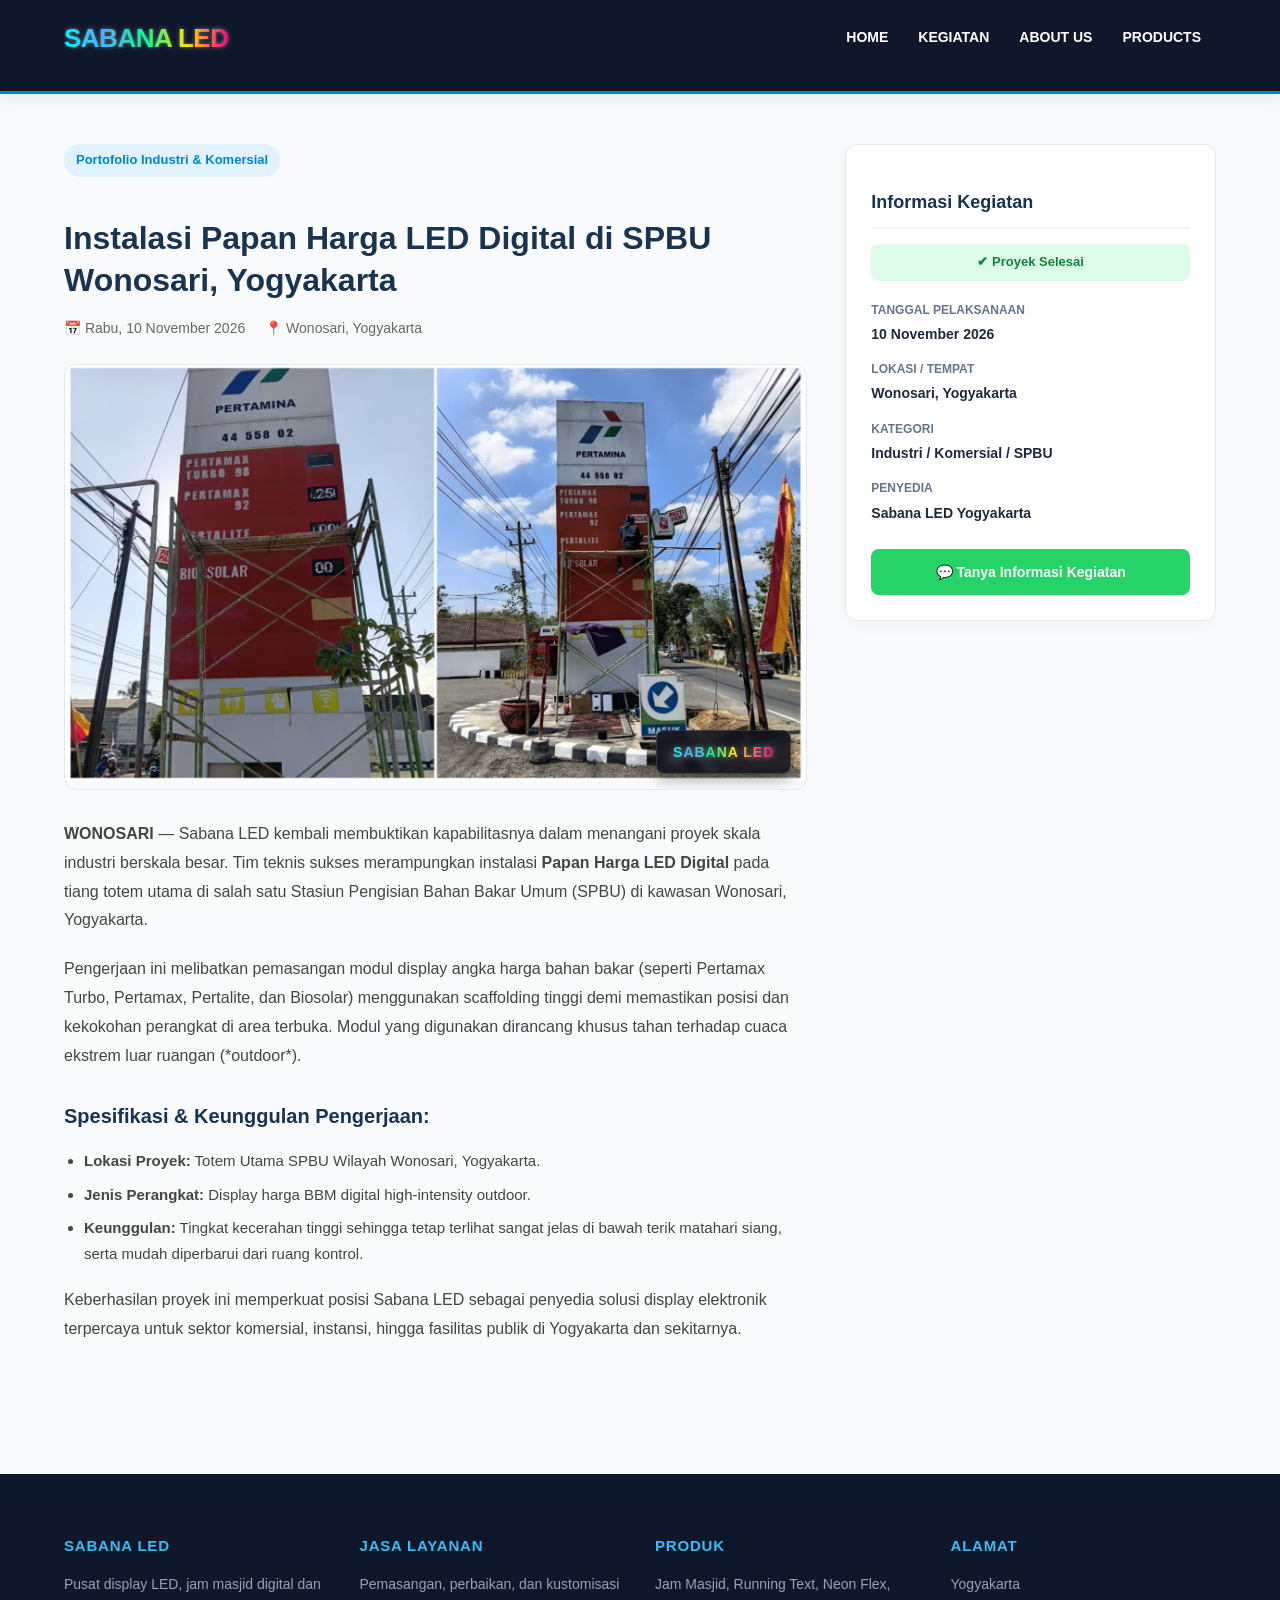
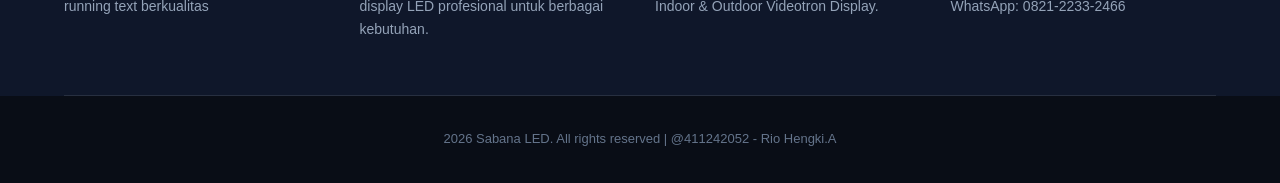
<file: detail-kegiatan5.html>
<!DOCTYPE html>
<html lang="id">
<head>
    <meta charset="utf-8">
    <meta name="viewport" content="width=device-width, initial-scale=1.0">
    <meta name="author" content="Rio">
    <title>Detail Kegiatan | Instalasi Papan Harga LED SPBU Wonosari - Sabana LED</title>

    <!-- Menghubungkan file CSS -->
    <link rel="stylesheet" href="./style.css">
    <link rel="stylesheet" href="./style-detail1.css">
</head>
<body>

    <!-- Header & Navigasi -->
    <header>
        <div class="container">
            <div id="branding">
                <h1><span class="highlight-led">SABANA LED</span></h1>
            </div>
            <nav>
                <ul>
                    <li><a href="index.html">Home</a></li>
                    <li><a href="index.html#kegiatan">Kegiatan</a></li>
                    <li><a href="about.html">About Us</a></li>
                    <li><a href="services.html">Products</a></li>
                </ul>
            </nav>
        </div>
    </header>

    <!-- Bagian Konten Detail -->
    <section class="detail-section">
        <div class="container detail-wrapper">
            
            <!-- Kolom Kiri: Artikel Utama -->
            <div class="detail-main">
                <span class="badge-kategori">Portofolio Industri & Komersial</span>
                <h1>Instalasi Papan Harga LED Digital di SPBU Wonosari, Yogyakarta</h1>
                
                <div class="detail-meta-info">
                    <span>📅 Rabu, 10 November 2026</span>
                    <span>📍 Wonosari, Yogyakarta</span>
                </div>

                <!-- Gambar Utama Kegiatan dengan Watermark Logo LED -->
                <div class="detail-img-box">
                    <img src="./img/kegiatan5b.jpeg" alt="Instalasi Papan Harga LED di SPBU Wonosari">
                    
                    <!-- Watermark Logo Efek LED di Pojok Kanan Bawah -->
                    <div class="image-watermark">
                        <span class="watermark-brand">SABANA LED</span>
                    </div>
                </div>

                <!-- Paragraf Penjelasan -->
                <div class="detail-article">
                    <p><strong>WONOSARI</strong> — Sabana LED kembali membuktikan kapabilitasnya dalam menangani proyek skala industri berskala besar. Tim teknis sukses merampungkan instalasi <strong>Papan Harga LED Digital</strong> pada tiang totem utama di salah satu Stasiun Pengisian Bahan Bakar Umum (SPBU) di kawasan Wonosari, Yogyakarta.</p>
                    
                    <p>Pengerjaan ini melibatkan pemasangan modul display angka harga bahan bakar (seperti Pertamax Turbo, Pertamax, Pertalite, dan Biosolar) menggunakan scaffolding tinggi demi memastikan posisi dan kekokohan perangkat di area terbuka. Modul yang digunakan dirancang khusus tahan terhadap cuaca ekstrem luar ruangan (*outdoor*).</p>

                    <h3>Spesifikasi & Keunggulan Pengerjaan:</h3>
                    <ul>
                        <li><strong>Lokasi Proyek:</strong> Totem Utama SPBU Wilayah Wonosari, Yogyakarta.</li>
                        <li><strong>Jenis Perangkat:</strong> Display harga BBM digital high-intensity outdoor.</li>
                        <li><strong>Keunggulan:</strong> Tingkat kecerahan tinggi sehingga tetap terlihat sangat jelas di bawah terik matahari siang, serta mudah diperbarui dari ruang kontrol.</li>
                    </ul>

                    <p>Keberhasilan proyek ini memperkuat posisi Sabana LED sebagai penyedia solusi display elektronik terpercaya untuk sektor komersial, instansi, hingga fasilitas publik di Yogyakarta dan sekitarnya.</p>
                </div>
            </div>

            <!-- Kolom Kanan: Sidebar Informasi -->
            <div class="detail-sidebar">
                <div class="sidebar-card">
                    <h3>Informasi Kegiatan</h3>
                    <div class="status-badge">✔ Proyek Selesai</div>
                    
                    <ul class="sidebar-info-list">
                        <li>
                            <strong>Tanggal Pelaksanaan</strong>
                            <span>10 November 2026</span>
                        </li>
                        <li>
                            <strong>Lokasi / Tempat</strong>
                            <span>Wonosari, Yogyakarta</span>
                        </li>
                        <li>
                            <strong>Kategori</strong>
                            <span>Industri / Komersial / SPBU</span>
                        </li>
                        <li>
                            <strong>Penyedia</strong>
                            <span>Sabana LED Yogyakarta</span>
                        </li>
                    </ul>

                    <a href="https://wa.me/6282122332466?text=Halo%20Sabana%20LED,%20saya%20ingin%20konsultasi%20pemasangan%20display%20LED%20untuk%20skala%20industri/komersial" class="btn-sidebar-wa" target="_blank">
                        💬 Tanya Informasi Kegiatan
                    </a>
                </div>
            </div>

        </div>
    </section>

    <!-- Footer -->
    <footer>
        <div class="container footer-container">
            <div class="footer-col">
                <h3>SABANA LED</h3>
                <p>Pusat display LED, jam masjid digital dan running text berkualitas</p>
            </div>
            <div class="footer-col">
                <h3>JASA LAYANAN</h3>
                <p>Pemasangan, perbaikan, dan kustomisasi display LED profesional untuk berbagai kebutuhan.</p>
            </div>
            <div class="footer-col">
                <h3>PRODUK</h3>
                <p>Jam Masjid, Running Text, Neon Flex, Indoor & Outdoor Videotron Display.</p>
            </div>
            <div class="footer-col">
                <h3>ALAMAT</h3>
                <p>Yogyakarta<br>WhatsApp: 0821-2233-2466</p>
            </div>
        </div>
        <div class="footer-bottom">
            <p>2026 Sabana LED. All rights reserved | @411242052 - Rio Hengki.A</p>
        </div>
    </footer>

</body>
</html>
</file>
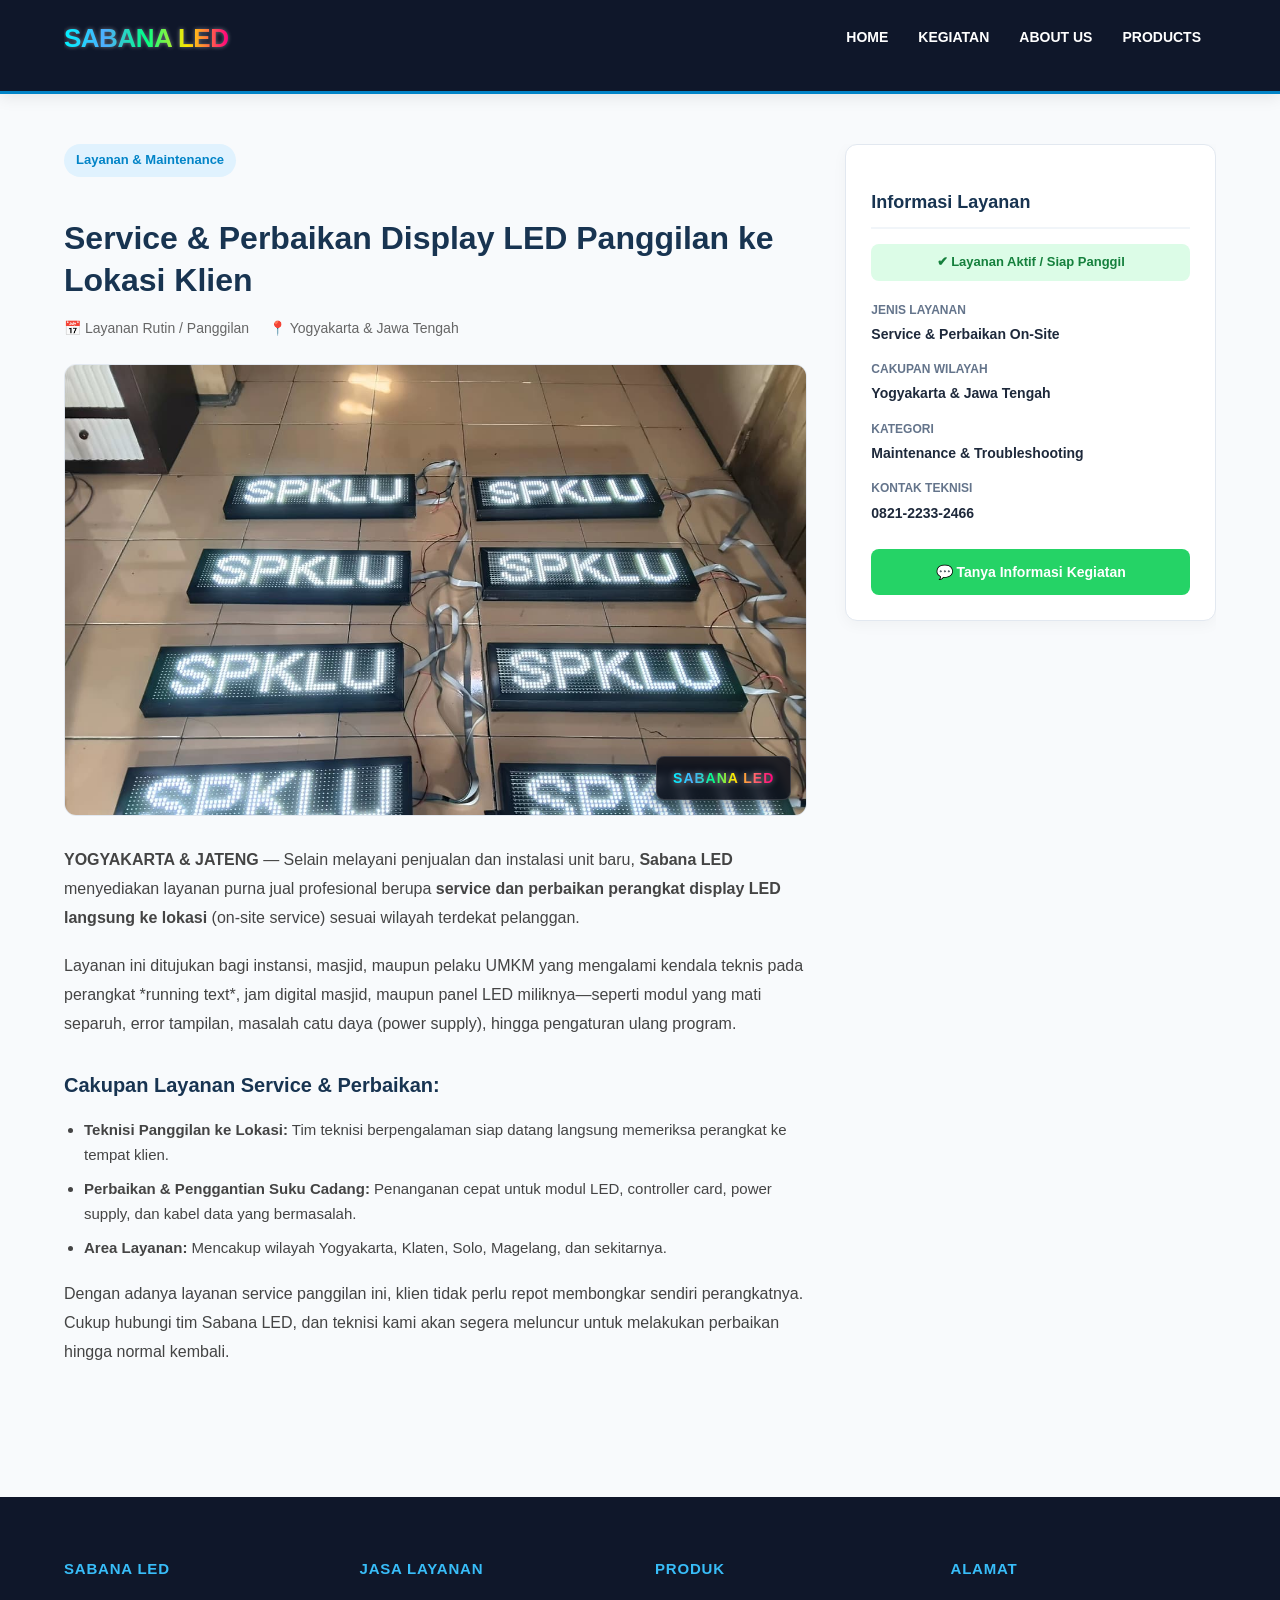
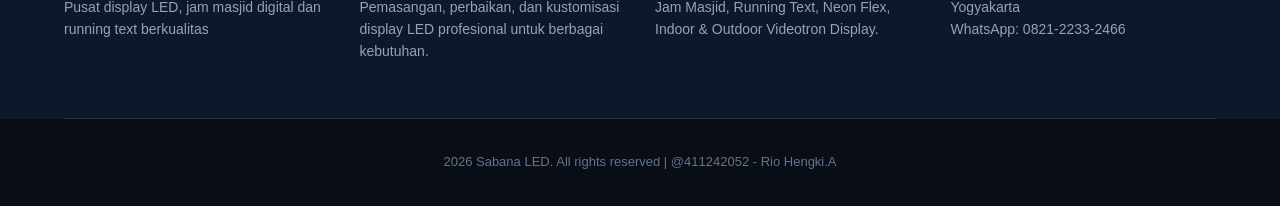
<file: detail-kegiatan6.html>
<!DOCTYPE html>
<html lang="id">
<head>
    <meta charset="utf-8">
    <meta name="viewport" content="width=device-width, initial-scale=1.0">
    <meta name="author" content="Rio">
    <title>Detail Kegiatan | Service & Perbaikan LED ke Lokasi - Sabana LED</title>

    <!-- Menghubungkan file CSS -->
    <link rel="stylesheet" href="./style.css">
    <link rel="stylesheet" href="./style-detail1.css">
</head>
<body>

    <!-- Header & Navigasi -->
    <header>
        <div class="container">
            <div id="branding">
                <h1><span class="highlight-led">SABANA LED</span></h1>
            </div>
            <nav>
                <ul>
                    <li><a href="index.html">Home</a></li>
                    <li><a href="index.html#kegiatan">Kegiatan</a></li>
                    <li><a href="about.html">About Us</a></li>
                    <li><a href="services.html">Products</a></li>
                </ul>
            </nav>
        </div>
    </header>

    <!-- Bagian Konten Detail -->
    <section class="detail-section">
        <div class="container detail-wrapper">
            
            <!-- Kolom Kiri: Artikel Utama -->
            <div class="detail-main">
                <span class="badge-kategori">Layanan & Maintenance</span>
                <h1>Service & Perbaikan Display LED Panggilan ke Lokasi Klien</h1>
                
                <div class="detail-meta-info">
                    <span>📅 Layanan Rutin / Panggilan</span>
                    <span>📍 Yogyakarta & Jawa Tengah</span>
                </div>

                <!-- Gambar Utama Kegiatan dengan Watermark Logo LED -->
                <div class="detail-img-box">
                    <img src="./img/kegiatan6.jpeg" alt="Service dan Perbaikan Display LED">
                    
                    <!-- Watermark Logo Efek LED di Pojok Kanan Bawah -->
                    <div class="image-watermark">
                        <span class="watermark-brand">SABANA LED</span>
                    </div>
                </div>

                <!-- Paragraf Penjelasan -->
                <div class="detail-article">
                    <p><strong>YOGYAKARTA & JATENG</strong> — Selain melayani penjualan dan instalasi unit baru, <strong>Sabana LED</strong> menyediakan layanan purna jual profesional berupa <strong>service dan perbaikan perangkat display LED langsung ke lokasi</strong> (on-site service) sesuai wilayah terdekat pelanggan.</p>
                    
                    <p>Layanan ini ditujukan bagi instansi, masjid, maupun pelaku UMKM yang mengalami kendala teknis pada perangkat *running text*, jam digital masjid, maupun panel LED miliknya—seperti modul yang mati separuh, error tampilan, masalah catu daya (power supply), hingga pengaturan ulang program.</p>

                    <h3>Cakupan Layanan Service & Perbaikan:</h3>
                    <ul>
                        <li><strong>Teknisi Panggilan ke Lokasi:</strong> Tim teknisi berpengalaman siap datang langsung memeriksa perangkat ke tempat klien.</li>
                        <li><strong>Perbaikan & Penggantian Suku Cadang:</strong> Penanganan cepat untuk modul LED, controller card, power supply, dan kabel data yang bermasalah.</li>
                        <li><strong>Area Layanan:</strong> Mencakup wilayah Yogyakarta, Klaten, Solo, Magelang, dan sekitarnya.</li>
                    </ul>

                    <p>Dengan adanya layanan service panggilan ini, klien tidak perlu repot membongkar sendiri perangkatnya. Cukup hubungi tim Sabana LED, dan teknisi kami akan segera meluncur untuk melakukan perbaikan hingga normal kembali.</p>
                </div>
            </div>

            <!-- Kolom Kanan: Sidebar Informasi -->
            <div class="detail-sidebar">
                <div class="sidebar-card">
                    <h3>Informasi Layanan</h3>
                    <div class="status-badge">✔ Layanan Aktif / Siap Panggil</div>
                    
                    <ul class="sidebar-info-list">
                        <li>
                            <strong>Jenis Layanan</strong>
                            <span>Service & Perbaikan On-Site</span>
                        </li>
                        <li>
                            <strong>Cakupan Wilayah</strong>
                            <span>Yogyakarta & Jawa Tengah</span>
                        </li>
                        <li>
                            <strong>Kategori</strong>
                            <span>Maintenance & Troubleshooting</span>
                        </li>
                        <li>
                            <strong>Kontak Teknisi</strong>
                            <span>0821-2233-2466</span>
                        </li>
                    </ul>

                    <a href="https://wa.me/6282122332466?text=Halo%20Sabana%20LED,%20saya%20butuh%20bantuan%20teknisi%20untuk%20service/perbaikan%20display%20LED%20di%20lokasi%20saya" class="btn-sidebar-wa" target="_blank">
                        💬 Tanya Informasi Kegiatan
                    </a>
                </div>
            </div>

        </div>
    </section>

    <!-- Footer -->
    <footer>
        <div class="container footer-container">
            <div class="footer-col">
                <h3>SABANA LED</h3>
                <p>Pusat display LED, jam masjid digital dan running text berkualitas</p>
            </div>
            <div class="footer-col">
                <h3>JASA LAYANAN</h3>
                <p>Pemasangan, perbaikan, dan kustomisasi display LED profesional untuk berbagai kebutuhan.</p>
            </div>
            <div class="footer-col">
                <h3>PRODUK</h3>
                <p>Jam Masjid, Running Text, Neon Flex, Indoor & Outdoor Videotron Display.</p>
            </div>
            <div class="footer-col">
                <h3>ALAMAT</h3>
                <p>Yogyakarta<br>WhatsApp: 0821-2233-2466</p>
            </div>
        </div>
        <div class="footer-bottom">
            <p>2026 Sabana LED. All rights reserved | @411242052 - Rio Hengki.A</p>
        </div>
    </footer>

</body>
</html>
</file>
<file: style.css>
/* =========================================================
   STYLE UTAMA SABANA LED (100% KOMPATIBEL INDEX & DETAIL 1-6)
========================================================= */

body {
    font-family: 'Segoe UI', Tahoma, Geneva, Verdana, sans-serif;
    padding: 0;
    margin: 0;
    background-color: #f8fafc; /* Latar cerah, sejuk, dan bersih */
    color: #334155;
    line-height: 1.6;
}

/* Container Pusat */
.container {
    width: 90%;
    max-width: 1200px;
    margin: 0 auto;
    overflow: hidden;
}

/* =========================
   ANNOUNCEMENT BAR (ATAS)
========================= */
#announcement-bar {
    background-color: #fffbeb;
    color: #92400e;
    padding: 10px 15px;
    font-size: 13px;
    border-bottom: 1px solid #fef3c7;
    text-align: center;
    position: relative;
}

.announcement-content {
    display: flex;
    justify-content: center;
    align-items: center;
    position: relative;
}

.close-announcement {
    position: absolute;
    right: 10px;
    cursor: pointer;
    font-size: 18px;
    font-weight: bold;
    color: #b45309;
}

.close-announcement:hover {
    color: #ea580c;
}

/* =========================
   HEADER & NAVIGASI
========================= */
header {
    background: #0f172a; /* Warna Navy Elegan */
    color: #ffffff;
    padding-top: 18px;
    padding-bottom: 18px;
    min-height: 55px;
    border-bottom: #0284c7 3px solid;
    box-shadow: 0 4px 15px rgba(0, 0, 0, 0.08);
}

header a {
    color: #ffffff;
    text-decoration: none;
    text-transform: uppercase;
    font-size: 14px;
    font-weight: bold;
    transition: color 0.2s ease;
}

header ul {
    padding: 0;
    margin: 0;
    list-style: none;
}

header li {
    float: left;
    display: inline;
    padding: 0 15px;
}

header #branding {
    float: left;
}

header #branding h1 {
    margin: 0;
    font-size: 26px;
    letter-spacing: -0.5px;
}

header .highlight-led {
    background: linear-gradient(90deg, #00f2fe, #4facfe, #00ff87, #ffe600, #ff007f);
    -webkit-background-clip: text;
    -webkit-text-fill-color: transparent;
    font-weight: bold;
    filter: drop-shadow(0 0 2px rgba(255, 255, 255, 0.4));
}

header nav {
    float: right;
    margin-top: 6px;
}

header .current a,
header a:hover {
    color: #38bdf8;
}

/* =========================
   BANNER / SHOWCASE
========================= */
#showcase {
    background: linear-gradient(135deg, #f0f9ff 0%, #f8fafc 60%, #ffffff 100%);
    padding: 80px 20px;
}

.showcase-wrap {
    max-width: 1100px;
    margin: 0 auto;
    display: grid;
    grid-template-columns: 1fr 1fr;
    gap: 48px;
    align-items: center;
}

.badge {
    display: inline-block;
    font-size: 12px;
    font-weight: 700;
    letter-spacing: 1px;
    text-transform: uppercase;
    color: #0284c7;
    background: #e0f2fe;
    padding: 6px 14px;
    border-radius: 999px;
    margin-bottom: 18px;
}

#showcase h1 {
    font-size: clamp(28px, 3.5vw, 42px);
    font-weight: 800;
    line-height: 1.2;
    color: #0f172a;
    margin: 0 0 16px;
}

#showcase p {
    font-size: 17px;
    line-height: 1.7;
    color: #475569;
    margin: 0 0 28px;
}

.showcase-actions {
    display: flex;
    gap: 12px;
    flex-wrap: wrap;
}
.showcase-img video {
    display: block;
    width: 100%;
    height: auto;
    border-radius: 20px;
    box-shadow:
        0 20px 40px rgba(15, 23, 42, 0.65),
        0 0 30px rgba(56, 189, 248, 0.60);
}

.btn-primary,
.btn-outline {
    padding: 12px 24px;
    border-radius: 8px;
    font-weight: 600;
    text-decoration: none;
}

.btn-primary {
    background: #0284c7;
    color: #ffffff;
}

.btn-outline {
    border: 1px solid #0284c7;
    color: #0284c7;
}

@media (max-width: 768px) {
    .showcase-wrap {
        grid-template-columns: 1fr;
    }
}


/* =========================
   BLOK KEGIATAN & GRID CARD
========================= */
.kegiatan-section {
    margin-top: 30px;
    padding: 30px 0 60px 0;
}

.kegiatan-section h2 {
    text-align: center;
    color: #0f172a;
    font-size: 32px;
    font-weight: 800;
    margin-bottom: 5px;
}

.kegiatan-section .subtitle {
    text-align: center;
    color: #64748b;
    margin-bottom: 40px;
    font-size: 15px;
}

/* Layout Grid 3 Kolom */
.kegiatan-grid {
    display: grid;
    grid-template-columns: repeat(3, 1fr);
    gap: 28px;
}

/* Desain Kartu (Card Modern & Clean) */
.card {
    background: #ffffff;
    border-radius: 12px;
    border: 1px solid #e2e8f0;
    box-shadow: 0 4px 12px rgba(0, 0, 0, 0.03);
    overflow: hidden;
    transition: all 0.3s ease;
    display: flex;
    flex-direction: column;
    justify-content: space-between;
}

.card:hover {
    transform: translateY(-6px);
    box-shadow: 0 12px 28px rgba(2, 132, 199, 0.12);
    border-color: #bae6fd;
}

.card-img {
    width: 100%;
    height: 195px;
    background-color: #e2e8f0;
    overflow: hidden;
}

.card-img img {
    width: 100%;
    height: 100%;
    object-fit: cover;
    transition: transform 0.4s ease;
}

.card:hover .card-img img {
    transform: scale(1.05);
}

.card-body {
    padding: 20px;
}

.card-title {
    color: #0f172a;
    margin-bottom: 10px;
    font-size: 18px;
    font-weight: 700;
    line-height: 1.4;
}

.card-meta {
    font-size: 12px;
    color: #0284c7;
    font-weight: 600;
    margin-bottom: 10px;
}

.card-desc {
    font-size: 14px;
    color: #64748b;
    margin-bottom: 15px;
    line-height: 1.5;
}

.card-link {
    color: #0284c7;
    text-decoration: none;
    font-weight: 700;
    font-size: 14px;
    display: inline-block;
    transition: color 0.2s;
}

.card-link:hover {
    color: #0369a1;
    text-decoration: underline;
}

/* =========================
   FOOTER 4 KOLOM & COPYRIGHT
========================= */
footer {
    background: #0f172a;
    color: #ffffff;
    margin-top: 60px;
    padding-top: 45px;
    clear: both;
}

.footer-container {
    display: grid;
    grid-template-columns: repeat(4, 1fr);
    gap: 30px;
    padding-bottom: 35px;
    border-bottom: 1px solid rgba(255, 255, 255, 0.1);
}

.footer-col {
    margin-bottom: 20px;
}

.footer-col h3 {
    font-size: 15px;
    margin-bottom: 15px;
    color: #38bdf8;
    text-transform: uppercase;
    letter-spacing: 0.8px;
    font-weight: 700;
}

.footer-col p {
    color: #94a3b8;
    font-size: 14px;
    line-height: 1.6;
    margin: 0;
}

.footer-bottom {
    text-align: center;
    padding: 20px;
    font-size: 13px;
    color: #64748b;
    background: #090d16;
}

/* =========================
   TOMBOL FLOATING WA
========================= */
.floating-wa {
    position: fixed;
    bottom: 25px;
    right: 25px;
    background-color: #25d366;
    color: white;
    width: 55px;
    height: 55px;
    border-radius: 50%;
    display: flex;
    align-items: center;
    justify-content: center;
    box-shadow: 0 4px 14px rgba(37, 211, 102, 0.4);
    z-index: 1000;
    transition: transform 0.3s ease, background-color 0.3s ease;
}

.floating-wa svg {
    width: 30px;
    height: 30px;
}

.floating-wa:hover {
    transform: scale(1.1);
    background-color: #20ba5a;
}

/* =========================
   TAMBAHAN KHUSUS MODUL 4 (FORM, ID, & CLASS DETAIL KEGIATAN 1-6)
========================= */
.form-section {
    background: #ffffff;
    padding: 25px;
    border-radius: 10px;
    border: 1px solid #e2e8f0;
    box-shadow: 0 4px 12px rgba(0, 0, 0, 0.03);
    margin-top: 30px;
}

#judul-detail {
    color: #0f172a;
    font-size: 26px;
    font-weight: 700;
    margin-bottom: 10px;
}

.kotak-input {
    width: 100%;
    max-width: 500px;
    padding: 10px 12px;
    margin-top: 6px;
    border: 1px solid #cbd5e1;
    border-radius: 6px;
    font-size: 14px;
    box-sizing: border-box;
}

.kotak-input:focus {
    outline: none;
    border-color: #0284c7;
    box-shadow: 0 0 0 3px rgba(2, 132, 199, 0.15);
}

.tombol-submit {
    background-color: #0284c7;
    color: white;
    padding: 10px 24px;
    border: none;
    border-radius: 6px;
    font-size: 14px;
    font-weight: 600;
    cursor: pointer;
    transition: background 0.2s ease;
}

.tombol-submit:hover {
    background-color: #0369a1;
}

/* =========================
   RESPONSIF (TABLET & HP)
========================= */
@media (max-width: 900px) {
    .kegiatan-grid {
        grid-template-columns: repeat(2, 1fr);
    }
    .footer-container {
        grid-template-columns: repeat(2, 1fr);
    }
}

@media (max-width: 768px) {
    header #branding,
    header nav {
        float: none;
        text-align: center;
    }
    header nav {
        margin-top: 15px;
    }
    header li {
        float: none;
        display: inline-block;
        padding: 5px 8px;
    }
    .kegiatan-grid {
        grid-template-columns: 1fr;
    }
    #showcase {
        padding: 50px 15px;
    }
    #showcase h1 {
        margin-top: 25px;
        font-size: 28px;
    }
}

@media (max-width: 600px) {
    .footer-container {
        grid-template-columns: 1fr;
    }
}
</file>
<file: style-detail1.css>
/* =========================
   STYLE KHUSUS HALAMAN DETAIL KEGIATAN
========================= */

.detail-section {
    padding: 50px 0;
}

.detail-wrapper {
    display: grid;
    grid-template-columns: 2fr 1fr;
    gap: 40px;
    align-items: start;
}

.badge-kategori {
    display: inline-block;
    background-color: #e0f2fe;
    color: #0284c7;
    padding: 6px 12px;
    border-radius: 20px;
    font-size: 13px;
    font-weight: bold;
    margin-bottom: 15px;
}

.detail-main h1 {
    font-size: 32px;
    color: #183451;
    margin-bottom: 15px;
    line-height: 1.3;
}

.detail-meta-info {
    display: flex;
    gap: 20px;
    font-size: 14px;
    color: #666;
    margin-bottom: 25px;
}

.detail-img-box {
    width: 100%;
    max-height: 450px;
    border-radius: 12px;
    overflow: hidden;
    margin-bottom: 30px;
    border: 1px solid #e2e8f0;
}

.detail-img-box img {
    width: 100%;
    height: 100%;
    object-fit: cover;
}

.detail-article p {
    font-size: 16px;
    line-height: 1.8;
    color: #444;
    margin-bottom: 20px;
}

.detail-article h3 {
    font-size: 20px;
    color: #183451;
    margin: 30px 0 15px 0;
}

.detail-article ul {
    margin-bottom: 20px;
    padding-left: 20px;
}

.detail-article li {
    font-size: 15px;
    line-height: 1.7;
    color: #444;
    margin-bottom: 8px;
}

/* Sidebar Kotak Kanan */
.sidebar-card {
    background: #ffffff;
    border: 1px solid #e2e8f0;
    border-radius: 12px;
    padding: 25px;
    box-shadow: 0 4px 15px rgba(0, 0, 0, 0.04);
    position: sticky;
    top: 90px;
}

.sidebar-card h3 {
    font-size: 18px;
    color: #183451;
    margin-bottom: 15px;
    border-bottom: 2px solid #f1f5f9;
    padding-bottom: 10px;
}

.status-badge {
    background-color: #dcfce7;
    color: #15803d;
    padding: 8px 12px;
    border-radius: 8px;
    font-size: 13px;
    font-weight: bold;
    text-align: center;
    margin-bottom: 20px;
}

.sidebar-info-list {
    list-style: none;
    padding: 0;
    margin: 0 0 25px 0;
}

.sidebar-info-list li {
    display: flex;
    flex-direction: column;
    margin-bottom: 15px;
    font-size: 14px;
}

.sidebar-info-list strong {
    color: #64748b;
    font-size: 12px;
    text-transform: uppercase;
    margin-bottom: 3px;
}

.sidebar-info-list span {
    color: #1e293b;
    font-weight: 600;
}

.btn-sidebar-wa {
    display: block;
    text-align: center;
    background-color: #25d366;
    color: #ffffff;
    text-decoration: none;
    padding: 12px;
    border-radius: 8px;
    font-weight: bold;
    font-size: 14px;
    transition: background-color 0.2s;
}

.btn-sidebar-wa:hover {
    background-color: #20ba5a;
}

/* Responsif untuk HP / Tablet */
@media (max-width: 900px) {
    .detail-wrapper {
        grid-template-columns: 1fr;
    }
    .sidebar-card {
        position: static;
    }
}
/* =========================
   WATERMARK / LOGO DI POJOK GAMBAR
========================= */

/* Pastikan kotak gambar memiliki posisi relative agar watermark tidak keluar jalur */
.detail-img-box {
    position: relative; 
}

/* Kotak Watermark di Pojok Kanan Bawah */
/* =========================
   WATERMARK LOGO DI POJOK GAMBAR
========================= */

.detail-img-box {
    position: relative; /* Wajib agar watermark bisa diposisikan di dalam kotak gambar */
}

.image-watermark {
    position: absolute;
    bottom: 15px;
    right: 15px;
    background: rgba(11, 15, 25, 0.85); /* Background gelap agak transparan agar warna LED makin kontras */
    padding: 8px 16px;
    border-radius: 8px;
    box-shadow: 0 4px 15px rgba(0, 0, 0, 0.4);
    border: 1px solid rgba(255, 255, 255, 0.15);
    backdrop-filter: blur(4px);
    z-index: 10;
}

.watermark-brand {
    font-size: 14px;
    font-weight: bold;
    letter-spacing: 1px;
    
    /* Efek gradasi warna-warni khas LED */
    background: linear-gradient(
        to right,
        #00f2fe,
        #4facfe,
        #00ff87,
        #ffe600,
        #ff6b6b,
        #ff007f
    );
    -webkit-background-clip: text;
    -webkit-text-fill-color: transparent;
    
    /* Efek pendaran cahaya (glowing) */
    filter: drop-shadow(0 0 3px rgba(255, 255, 255, 0.5));
}
</file>
